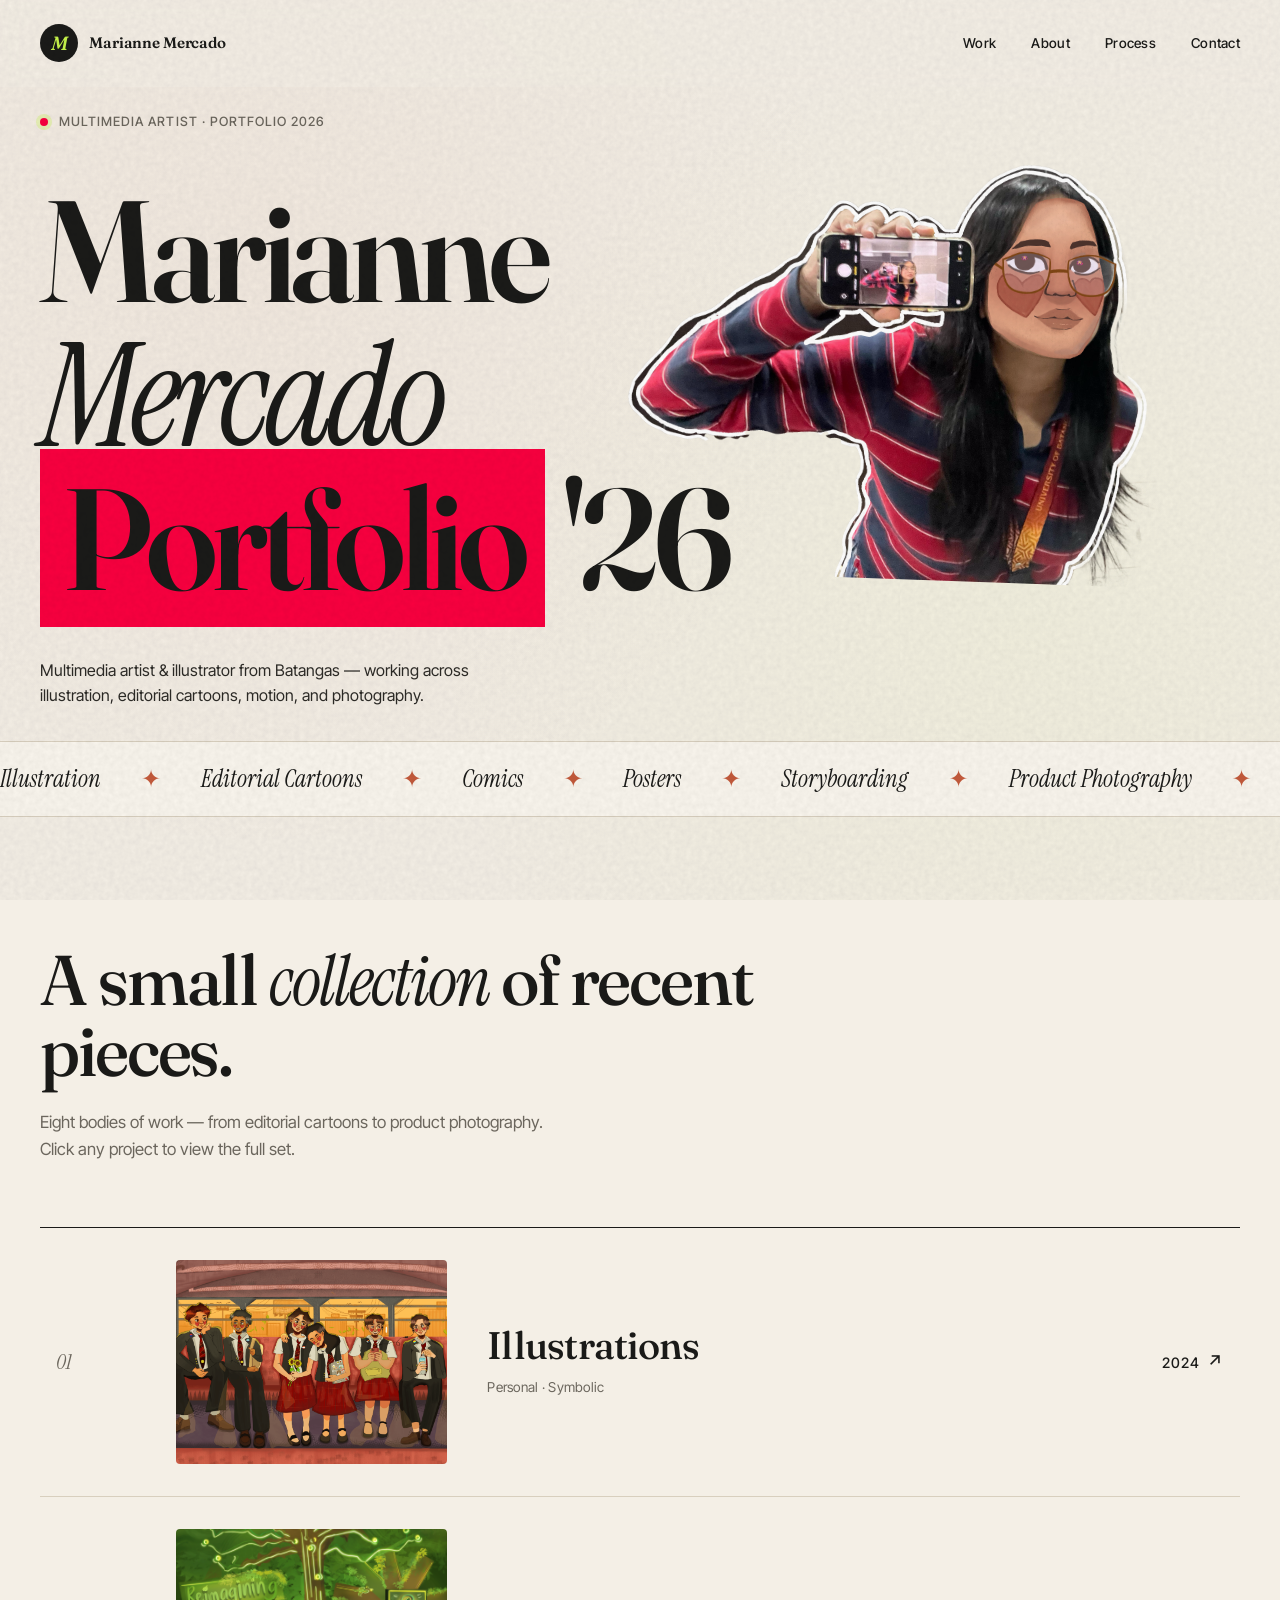
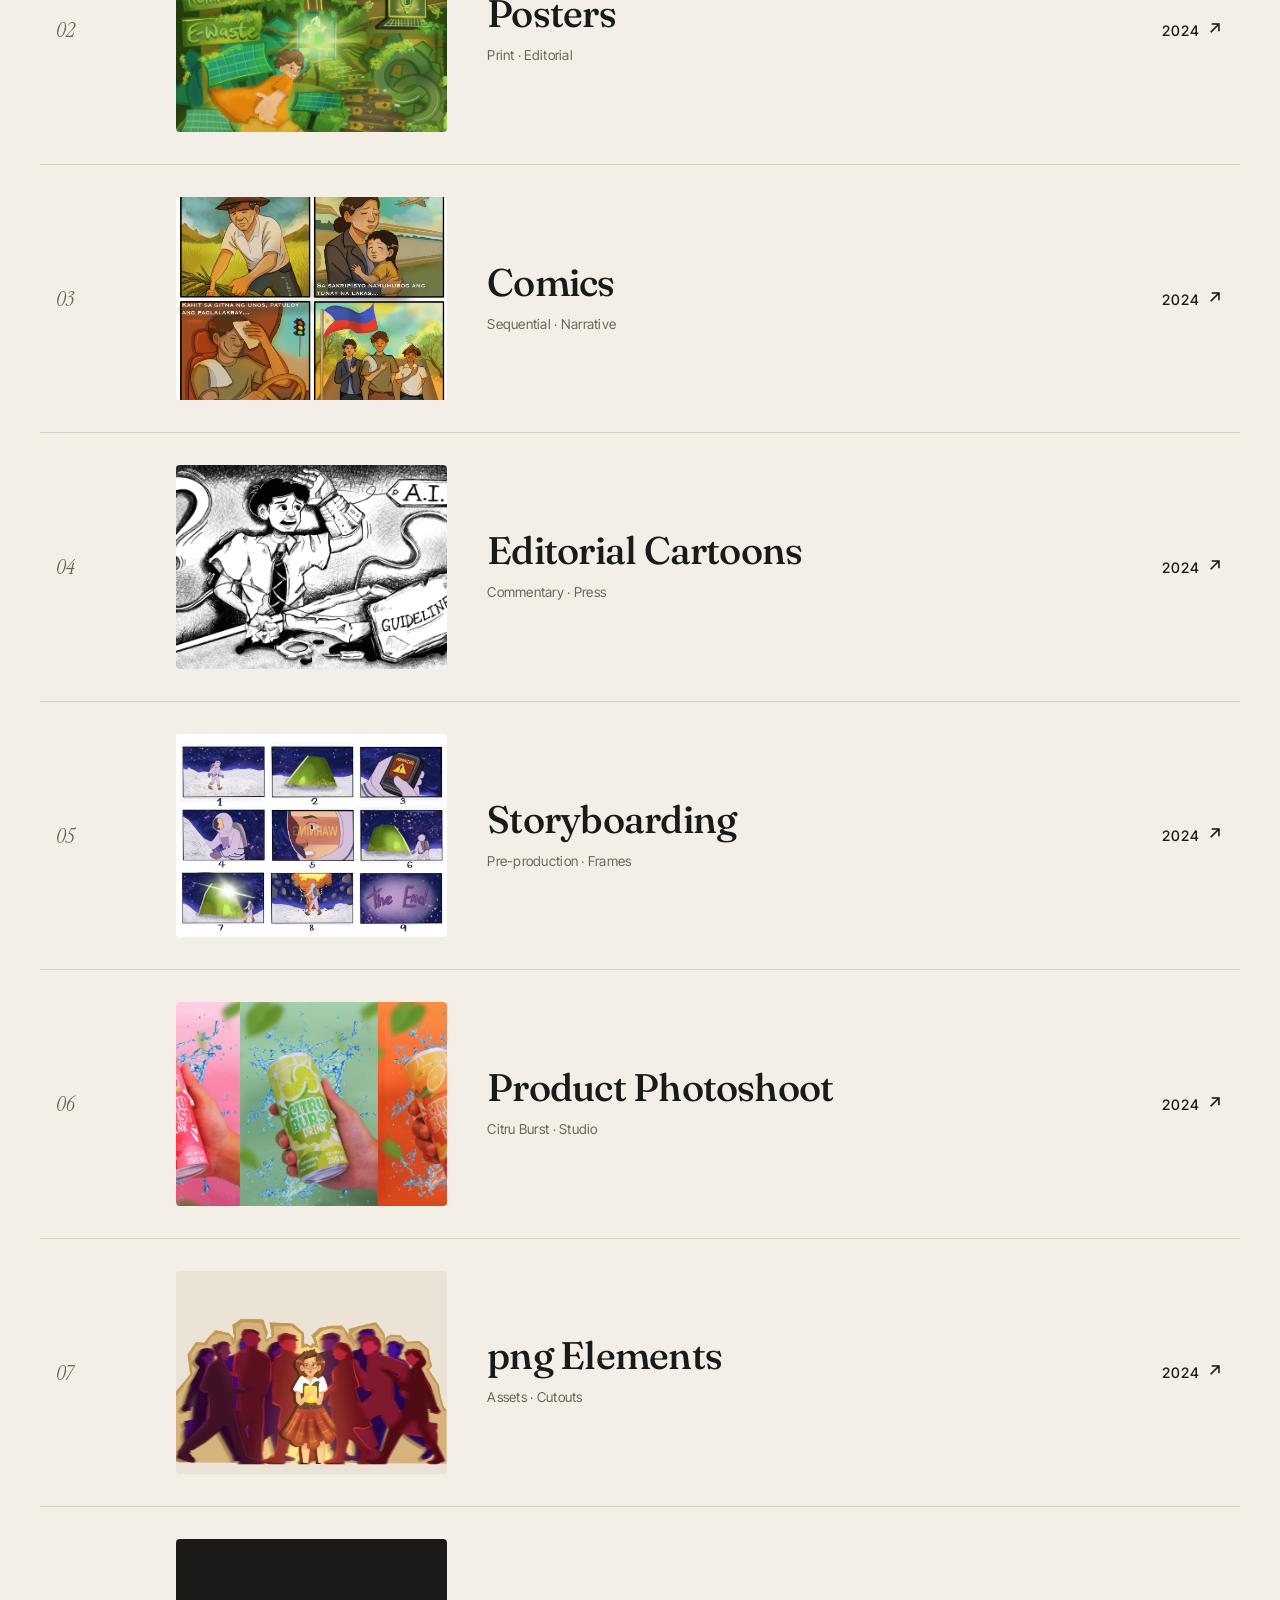
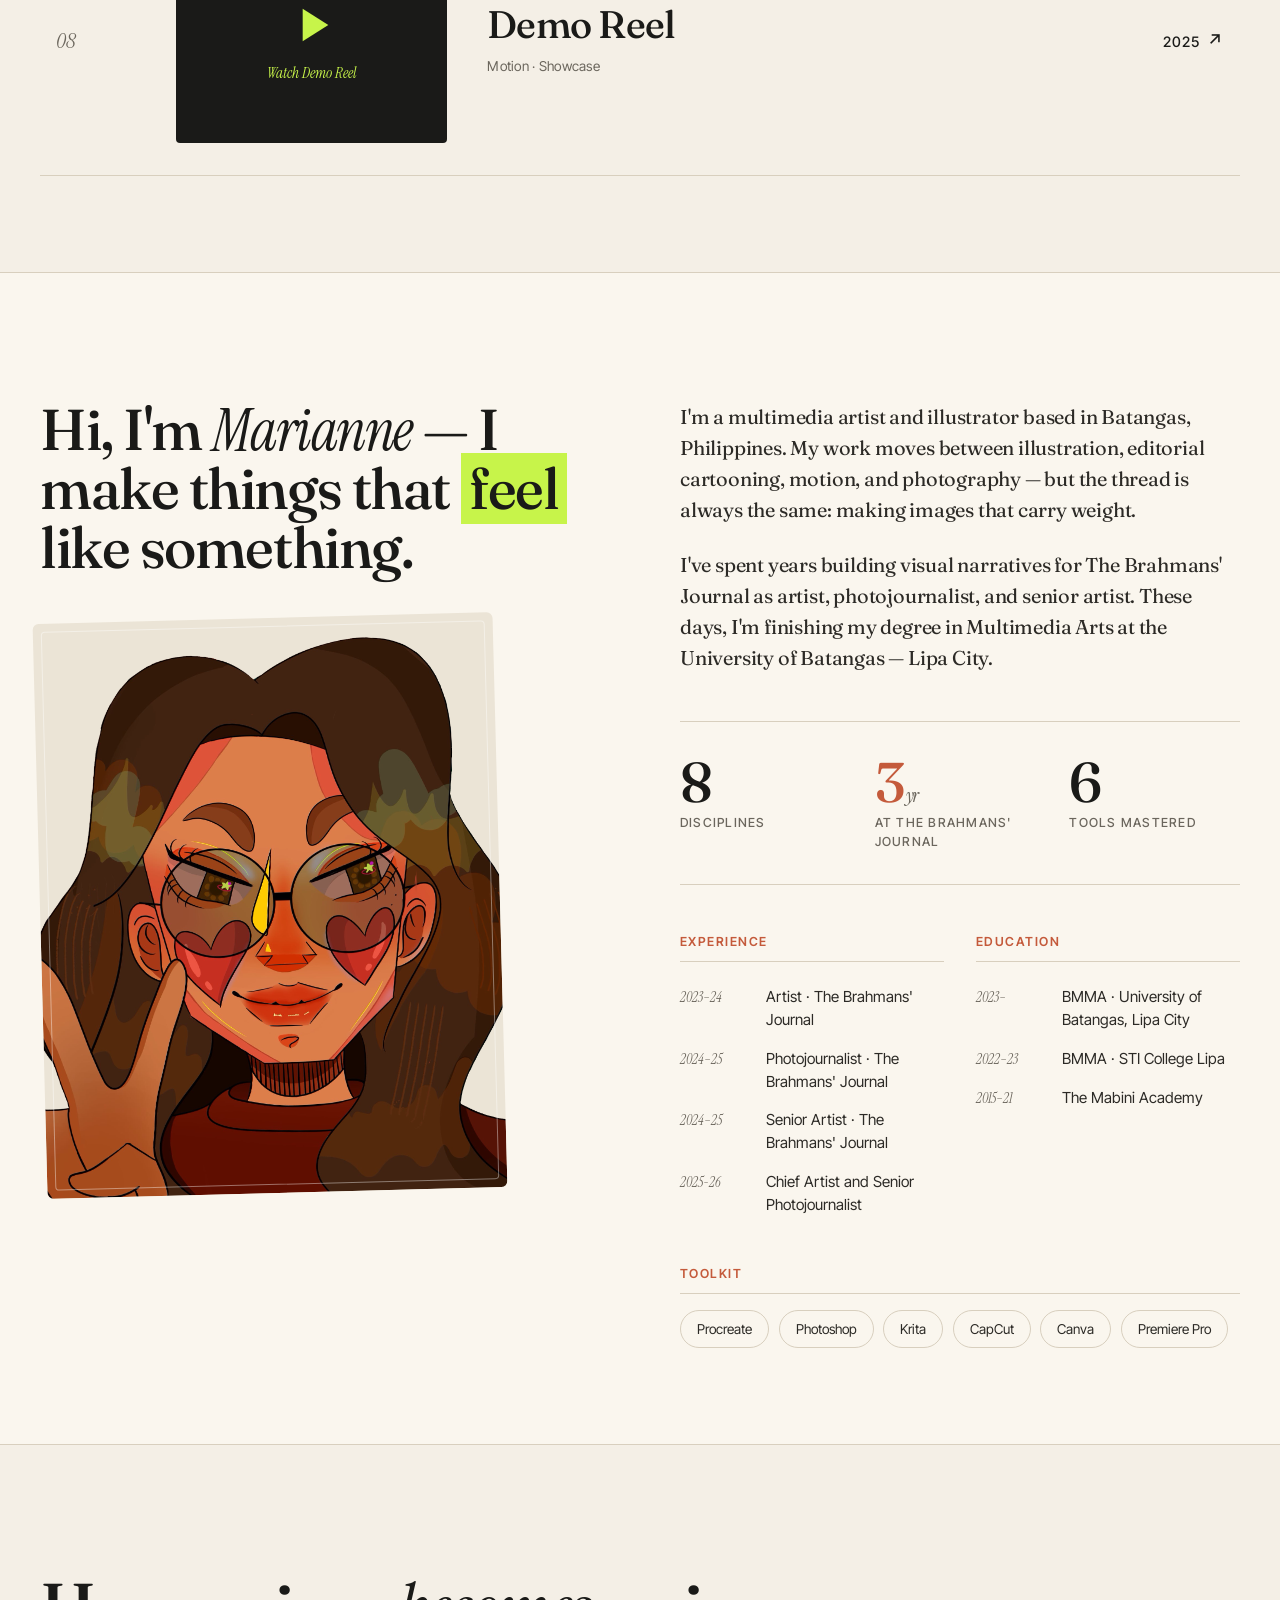
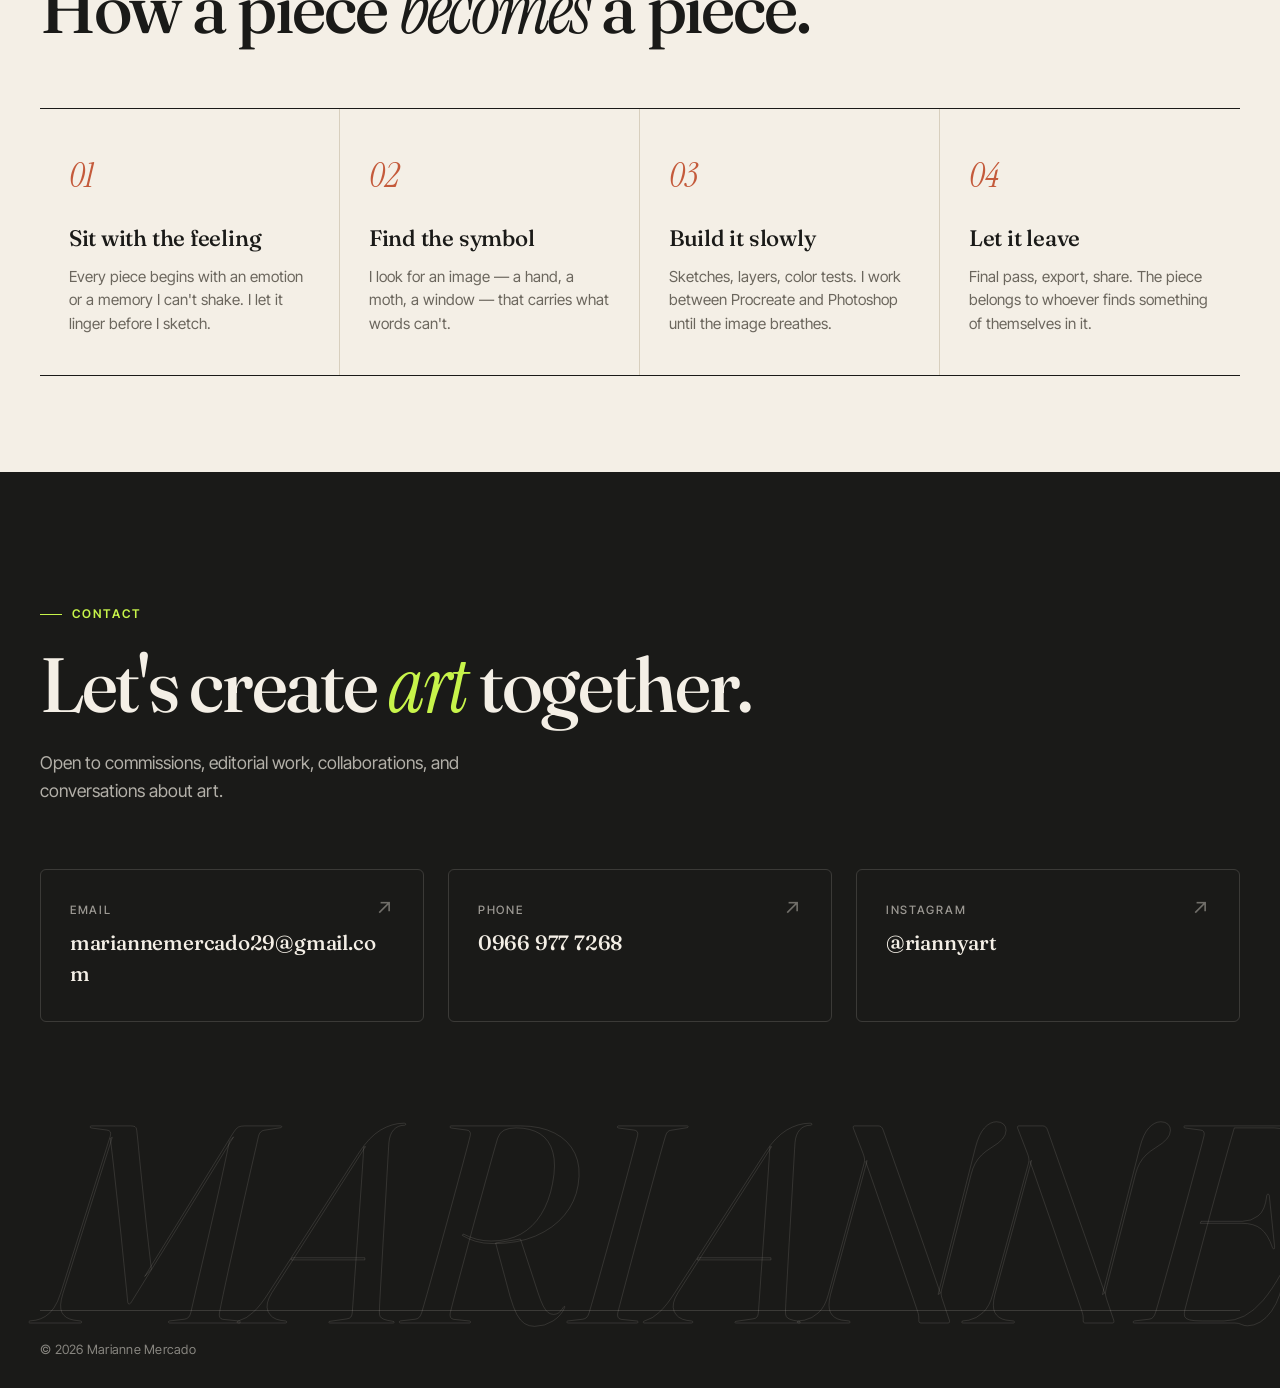
<file: index.html>
<!DOCTYPE html>
<html lang="en">
<head>
    <meta charset="UTF-8">
    <meta name="viewport" content="width=device-width, initial-scale=1.0">
    <title>Marianne Mercado — Portfolio 2026</title>
    <link rel="stylesheet" href="styles.css">
    <link rel="preconnect" href="https://fonts.googleapis.com">
    <link rel="preconnect" href="https://fonts.gstatic.com" crossorigin>
    <link href="https://fonts.googleapis.com/css2?family=Fraunces:ital,opsz,wght@0,9..144,300;0,9..144,400;0,9..144,600;0,9..144,800;0,9..144,900;1,9..144,400&family=Instrument+Serif:ital@0;1&family=Inter+Tight:wght@300;400;500;600;700&display=swap" rel="stylesheet">
</head>
<body>

    <!-- ======= NAVBAR ======= -->
    <header class="navbar">
        <a href="#top" class="brand">
            <span class="brand-mark">M</span>
            <span class="brand-name">Marianne Mercado</span>
        </a>
        <nav class="nav-links">
            <a href="#work">Work</a>
            <a href="#about">About</a>
            <a href="#process">Process</a>
            <a href="#contact">Contact</a>
        </nav>
    </header>

   <!-- ======= HERO ======= -->
   <section id="top" class="hero">
    <div class="hero-grid">
        <div class="hero-meta">
            <span class="dot"></span>
            <span>Multimedia Artist · Portfolio 2026</span>
        </div>

            <h1 class="hero-title">
                <span class="line">Marianne</span>
                <span class="line"><em>Mercado</em></span>
                <span class="line"><span class="accent">Portfolio</span> '26</span>
            </h1>

            <div class="hero-portrait">
                <img src="potrait.png" alt="Marianne Mercado">
            </div>
        </div>

        <div class="hero-foot">
            <p class="hero-sub">
                Multimedia artist &amp; illustrator from Batangas — working across illustration, editorial cartoons, motion, and photography.
            </p>
            <!-- <a href="#work" class="hero-cta">
                <span>View Selected Work</span>
                <svg width="18" height="18" viewBox="0 0 24 24" fill="none" stroke="currentColor" stroke-width="2"><path d="M5 12h14M13 5l7 7-7 7"/></svg>
            </a> -->
        </div>

        <div class="ghost-type" aria-hidden="true">MM</div>
    </div>

    <div class="ticker">
        <div class="ticker-track">
            <span>Illustration</span><span>✦</span>
            <span>Editorial Cartoons</span><span>✦</span>
            <span>Comics</span><span>✦</span>
            <span>Posters</span><span>✦</span>
            <span>Storyboarding</span><span>✦</span>
            <span>Product Photography</span><span>✦</span>
            <span>Motion</span><span>✦</span>
            <span>Illustration</span><span>✦</span>
            <span>Editorial Cartoons</span><span>✦</span>
            <span>Comics</span><span>✦</span>
            <span>Posters</span><span>✦</span>
            <span>Storyboarding</span><span>✦</span>
            <span>Product Photography</span><span>✦</span>
            <span>Motion</span><span>✦</span>
        </div>
    </div>
</section>

    <!-- ======= SELECTED WORK ======= -->
    <section id="work" class="work">
        <div class="section-head">
            <h2 class="section-title">A small <em>collection</em> of recent pieces.</h2>
            <p class="section-note">Eight bodies of work — from editorial cartoons to product photography. Click any project to view the full set.</p>
        </div>

        <div class="projects">

            <!-- 01 ILLUSTRATIONS -->
            <a href="illustrations.html" class="project">
                <div class="proj-num">01</div>
                <div class="proj-media">
                    <img src="Illus1.PNG" alt="Illustrations">
                </div>
                <div class="proj-info">
                    <h3>Illustrations</h3>
                    <span class="proj-tag">Personal · Symbolic</span>
                </div>
                <div class="proj-year">2024</div>
            </a>

            <!-- 02 POSTERS -->
            <a href="posters.html" class="project">
                <div class="proj-num">02</div>
                <div class="proj-media">
                    <img src="Poster1.png" alt="Posters">
                </div>
                <div class="proj-info">
                    <h3>Posters</h3>
                    <span class="proj-tag">Print · Editorial</span>
                </div>
                <div class="proj-year">2024</div>
            </a>

            <!-- 03 COMICS -->
            <a href="comics.html" class="project">
                <div class="proj-num">03</div>
                <div class="proj-media">
                    <img src="Comic1.png" alt="Comics">
                </div>
                <div class="proj-info">
                    <h3>Comics</h3>
                    <span class="proj-tag">Sequential · Narrative</span>
                </div>
                <div class="proj-year">2024</div>
            </a>

            <!-- 04 EDITORIAL CARTOONS -->
            <a href="editorial-cartoons.html" class="project">
                <div class="proj-num">04</div>
                <div class="proj-media">
                    <img src="ec1.png" alt="Editorial Cartoons">
                </div>
                <div class="proj-info">
                    <h3>Editorial Cartoons</h3>
                    <span class="proj-tag">Commentary · Press</span>
                </div>
                <div class="proj-year">2024</div>
            </a>

            <!-- 05 STORYBOARDING -->
            <a href="storyboarding.html" class="project">
                <div class="proj-num">05</div>
                <div class="proj-media">
                    <img src="story1.png" alt="Storyboarding">
                </div>
                <div class="proj-info">
                    <h3>Storyboarding</h3>
                    <span class="proj-tag">Pre-production · Frames</span>
                </div>
                <div class="proj-year">2024</div>
            </a>

            <!-- 06 PRODUCT PHOTOSHOOT -->
            <a href="product-photoshoot.html" class="project">
                <div class="proj-num">06</div>
                <div class="proj-media">
                    <img src="Citru Birst 1.png" alt="Product Photoshoot">
                </div>
                <div class="proj-info">
                    <h3>Product Photoshoot</h3>
                    <span class="proj-tag">Citru Burst · Studio</span>
                </div>
                <div class="proj-year">2024</div>
            </a>

            <!-- 07 png ELEMENTS -->
            <a href="png-elements.html" class="project">
                <div class="proj-num">07</div>
                <div class="proj-media">
                    <img src="png1.png" alt="png Elements">
                </div>
                <div class="proj-info">
                    <h3>png Elements</h3>
                    <span class="proj-tag">Assets · Cutouts</span>
                </div>
                <div class="proj-year">2024</div>
            </a>

            <!-- 08 DEMO REEL -->
            <a href="demo-reel.html" class="project project-reel">
                <div class="proj-num">08</div>
                <div class="proj-media reel-media">
                    <div class="reel-overlay">
                        <svg width="56" height="56" viewBox="0 0 24 24" fill="currentColor"><path d="M8 5v14l11-7z"/></svg>
                        <span>Watch Demo Reel</span>
                    </div>
                </div>
                <div class="proj-info">
                    <h3>Demo Reel</h3>
                    <span class="proj-tag">Motion · Showcase</span>
                </div>
                <div class="proj-year">2025</div>
            </a>

        </div>
    </section>

    <!-- ======= ABOUT ======= -->
    <section id="about" class="about">
        <div class="about-grid">

            <div class="about-left">
                <!-- <span class="eyebrow">About</span> -->
                <h2 class="about-title">
                    Hi, I'm <em>Marianne</em> — I make things that <span class="accent">feel</span> like something.
                </h2>
                <div class="about-portrait">
                    <img src="mm.png" alt="Marianne Mercado">
                </div>
            </div>

            <div class="about-right">
                <p class="about-body">
                    I'm a multimedia artist and illustrator based in Batangas, Philippines. My work moves between illustration, editorial cartooning, motion, and photography — but the thread is always the same: making images that carry weight.
                </p>
                <p class="about-body">
                    I've spent years building visual narratives for The Brahmans' Journal as artist, photojournalist, and senior artist. These days, I'm finishing my degree in Multimedia Arts at the University of Batangas — Lipa City.
                </p>

                <div class="stats">
                    <div class="stat">
                        <div class="stat-num">8</div>
                        <div class="stat-lbl">Disciplines</div>
                    </div>
                    <div class="stat">
                        <div class="stat-num accent">3<span>yr</span></div>
                        <div class="stat-lbl">At The Brahmans' Journal</div>
                    </div>
                    <div class="stat">
                        <div class="stat-num">6</div>
                        <div class="stat-lbl">Tools mastered</div>
                    </div>
                </div>

                <div class="info-blocks">
                    <div class="info-block">
                        <h4>Experience</h4>
                        <ul>
                            <li><span>2023–24</span> Artist · The Brahmans' Journal</li>
                            <li><span>2024–25</span> Photojournalist · The Brahmans' Journal</li>
                            <li><span>2024–25</span> Senior Artist · The Brahmans' Journal</li>
                            <li><span>2025-26</span> Chief Artist and Senior Photojournalist</li>
                        </ul>
                    </div>

                    <div class="info-block">
                        <h4>Education</h4>
                        <ul>
                            <li><span>2023–</span> BMMA · University of Batangas, Lipa City</li>
                            <li><span>2022–23</span> BMMA · STI College Lipa</li>
                            <li><span>2015–21</span> The Mabini Academy</li>
                        </ul>
                    </div>

                    <div class="info-block info-block-wide">
                        <h4>Toolkit</h4>
                        <div class="tools">
                            <span>Procreate</span>
                            <span>Photoshop</span>
                            <span>Krita</span>
                            <span>CapCut</span>
                            <span>Canva</span>
                            <span>Premiere Pro</span>
                        </div>
                    </div>
                </div>
            </div>

        </div>
    </section>

    <!-- ======= PROCESS ======= -->
    <section id="process" class="process">
        <div class="section-head">
            <!-- <span class="eyebrow">Process</span> -->
            <h2 class="section-title">How a piece <em>becomes</em> a piece.</h2>
        </div>

        <div class="process-steps">
            <div class="step">
                <div class="step-num">01</div>
                <h4>Sit with the feeling</h4>
                <p>Every piece begins with an emotion or a memory I can't shake. I let it linger before I sketch.</p>
            </div>
            <div class="step">
                <div class="step-num">02</div>
                <h4>Find the symbol</h4>
                <p>I look for an image — a hand, a moth, a window — that carries what words can't.</p>
            </div>
            <div class="step">
                <div class="step-num">03</div>
                <h4>Build it slowly</h4>
                <p>Sketches, layers, color tests. I work between Procreate and Photoshop until the image breathes.</p>
            </div>
            <div class="step">
                <div class="step-num">04</div>
                <h4>Let it leave</h4>
                <p>Final pass, export, share. The piece belongs to whoever finds something of themselves in it.</p>
            </div>
        </div>
    </section>

    <!-- ======= CONTACT ======= -->
    <section id="contact" class="contact">
        <div class="contact-inner">
            <span class="eyebrow">Contact</span>
            <h2 class="contact-title">
                Let's create <em>art</em> together.
            </h2>
            <p class="contact-sub">
                Open to commissions, editorial work, collaborations, and conversations about art.
            </p>

            <div class="contact-grid">
                <a href="mailto:mariannemercado29@gmail.com" class="contact-card">
                    <span class="card-lbl">Email</span>
                    <span class="card-val">mariannemercado29@gmail.com</span>
                    <span class="card-arrow">↗</span>
                </a>
                <a href="tel:09669777268" class="contact-card">
                    <span class="card-lbl">Phone</span>
                    <span class="card-val">0966 977 7268</span>
                    <span class="card-arrow">↗</span>
                </a>
                <a href="https://instagram.com/riannyart" class="contact-card">
                    <span class="card-lbl">Instagram</span>
                    <span class="card-val">@riannyart</span>
                    <span class="card-arrow">↗</span>
                </a>
            </div>
        </div>

        <div class="big-name" aria-hidden="true">MARIANNE</div>

        <footer class="footer">
            <span>© 2026 Marianne Mercado</span>
            <!-- <span>Made with care in UBLC, PH</span> -->
        </footer>
    </section>

</body>
</html>
</file>
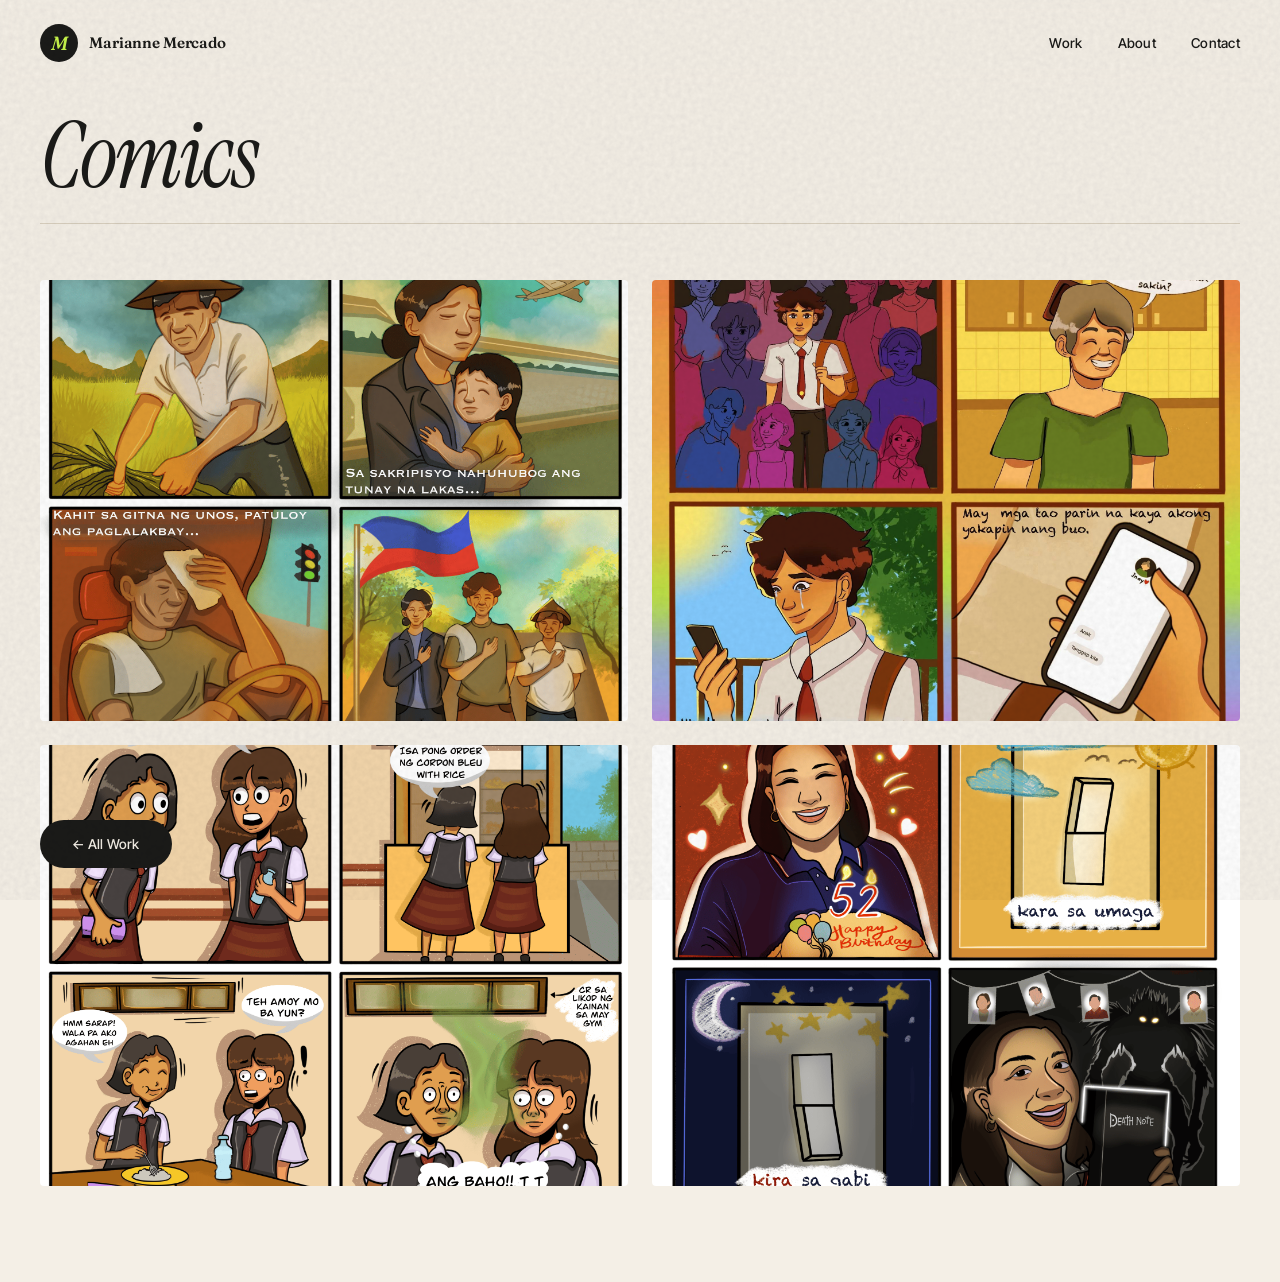
<file: comics.html>
<!DOCTYPE html>
<html lang="en">
<head>
    <meta charset="UTF-8">
    <meta name="viewport" content="width=device-width, initial-scale=1.0">
    <title>Comics — Marianne Mercado</title>
    <link rel="stylesheet" href="styles.css">
    <link rel="preconnect" href="https://fonts.googleapis.com">
    <link rel="preconnect" href="https://fonts.gstatic.com" crossorigin>
    <link href="https://fonts.googleapis.com/css2?family=Fraunces:ital,opsz,wght@0,9..144,400;0,9..144,500;0,9..144,600;1,9..144,400&family=Instrument+Serif:ital@0;1&family=Inter+Tight:wght@400;500;600&display=swap" rel="stylesheet">
</head>
<body class="gallery-page">
    <header class="navbar">
        <a href="index.html" class="brand">
            <span class="brand-mark">M</span>
            <span class="brand-name">Marianne Mercado</span>
        </a>
        <nav class="nav-links">
            <a href="index.html#work">Work</a>
            <a href="index.html#about">About</a>
            <a href="index.html#contact">Contact</a>
        </nav>
    </header>

    <main class="gallery-container">
        <h1 class="page-title"><em>Comics</em></h1>

        <div class="comics-grid">
            <img class="img-placeholder comic-panel" src="Comic1.png" alt="Comic 1">
            <img class="img-placeholder comic-panel" src="Comic2.jpg" alt="Comic 2">
            <img class="img-placeholder comic-panel" src="Comic3.png" alt="Comic 3">
            <img class="img-placeholder comic-panel" src="Comic4.png" alt="Comic 4">
        </div>

        <a href="index.html#work" class="back-btn">← All Work</a>
    </main>
</body>
</html>
</file>
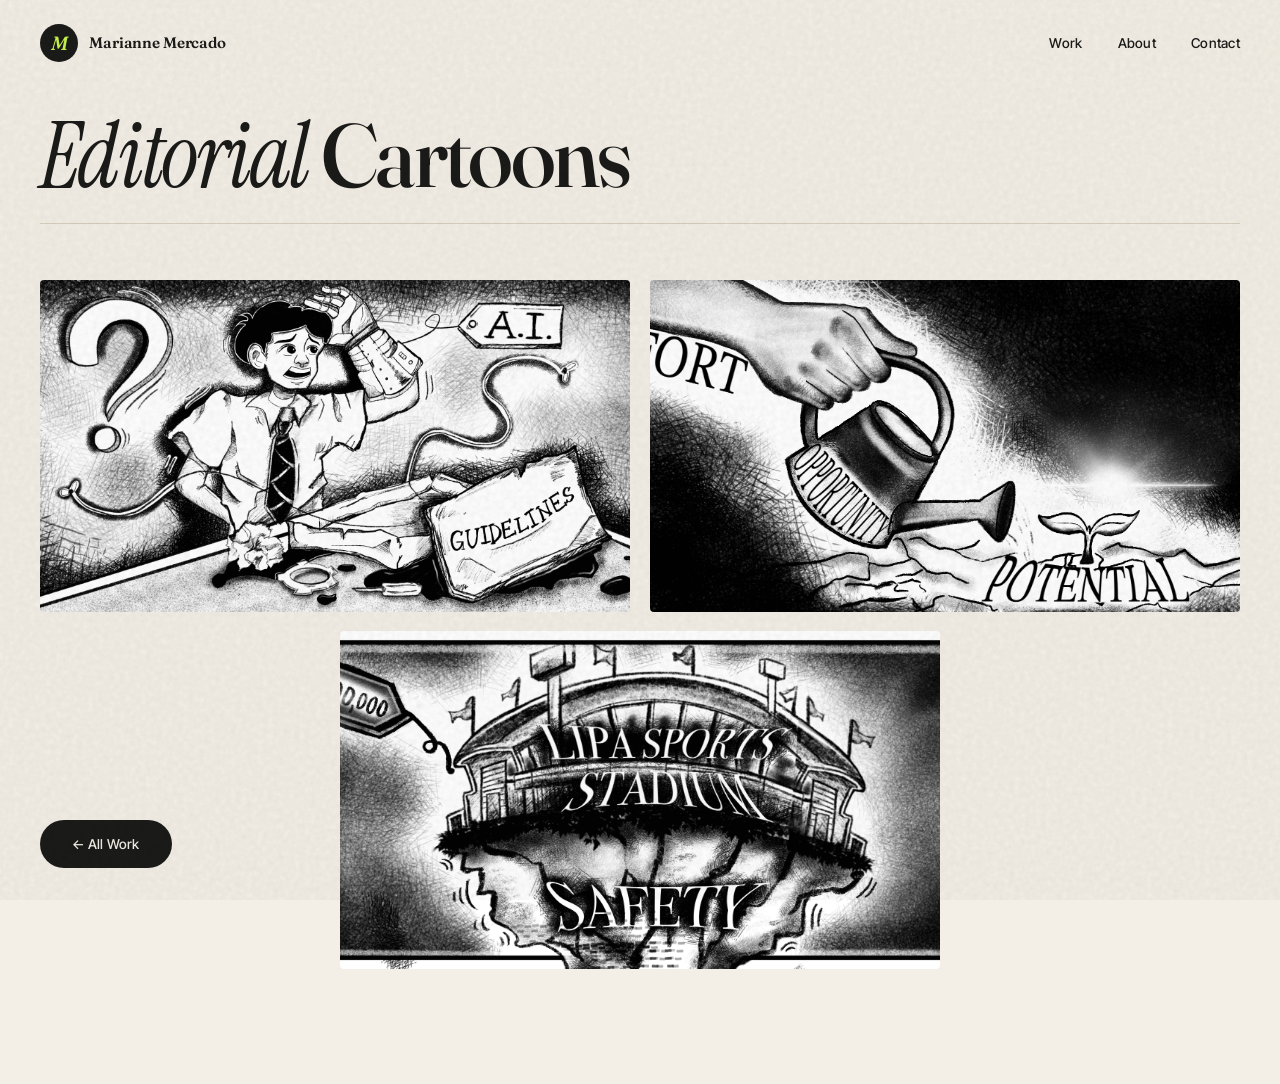
<file: editorial-cartoons.html>
<!DOCTYPE html>
<html lang="en">
<head>
    <meta charset="UTF-8">
    <meta name="viewport" content="width=device-width, initial-scale=1.0">
    <title>Editorial Cartoons — Marianne Mercado</title>
    <link rel="stylesheet" href="styles.css">
    <link rel="preconnect" href="https://fonts.googleapis.com">
    <link rel="preconnect" href="https://fonts.gstatic.com" crossorigin>
    <link href="https://fonts.googleapis.com/css2?family=Fraunces:ital,opsz,wght@0,9..144,400;0,9..144,500;0,9..144,600;1,9..144,400&family=Instrument+Serif:ital@0;1&family=Inter+Tight:wght@400;500;600&display=swap" rel="stylesheet">
</head>
<body class="gallery-page">
    <header class="navbar">
        <a href="index.html" class="brand">
            <span class="brand-mark">M</span>
            <span class="brand-name">Marianne Mercado</span>
        </a>
        <nav class="nav-links">
            <a href="index.html#work">Work</a>
            <a href="index.html#about">About</a>
            <a href="index.html#contact">Contact</a>
        </nav>
    </header>

    <main class="gallery-container">
        <h1 class="page-title"><em>Editorial</em> Cartoons</h1>

        <div class="gallery-row editorial-top-row">
            <img class="img-placeholder editorial-wide" src="ec1.png" alt="Editorial 1">
            <img class="img-placeholder editorial-wide" src="ec2.png" alt="Editorial 2">
        </div>

        <div class="gallery-row editorial-bottom-row">
            <img class="img-placeholder editorial-wide" src="ec3.png" alt="Editorial 3">
        </div>

        <a href="index.html#work" class="back-btn">← All Work</a>
    </main>
</body>
</html>
</file>
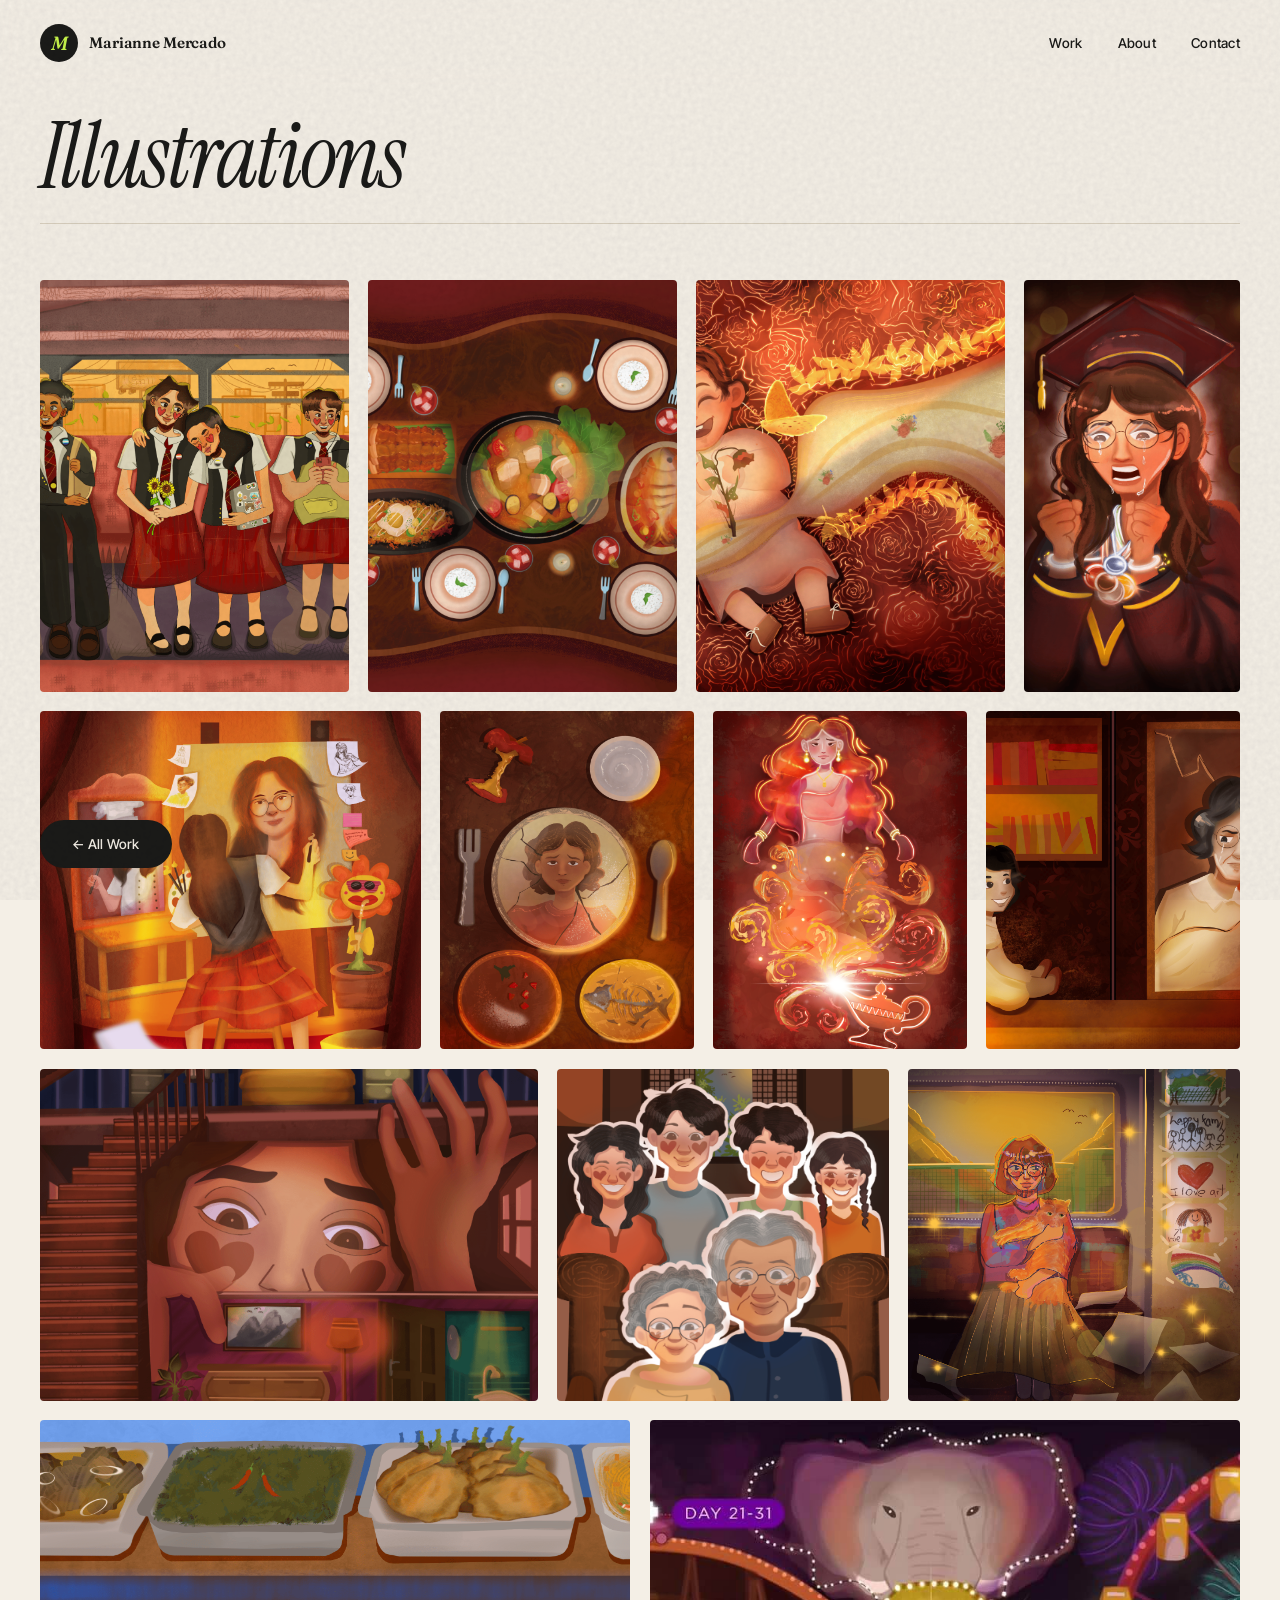
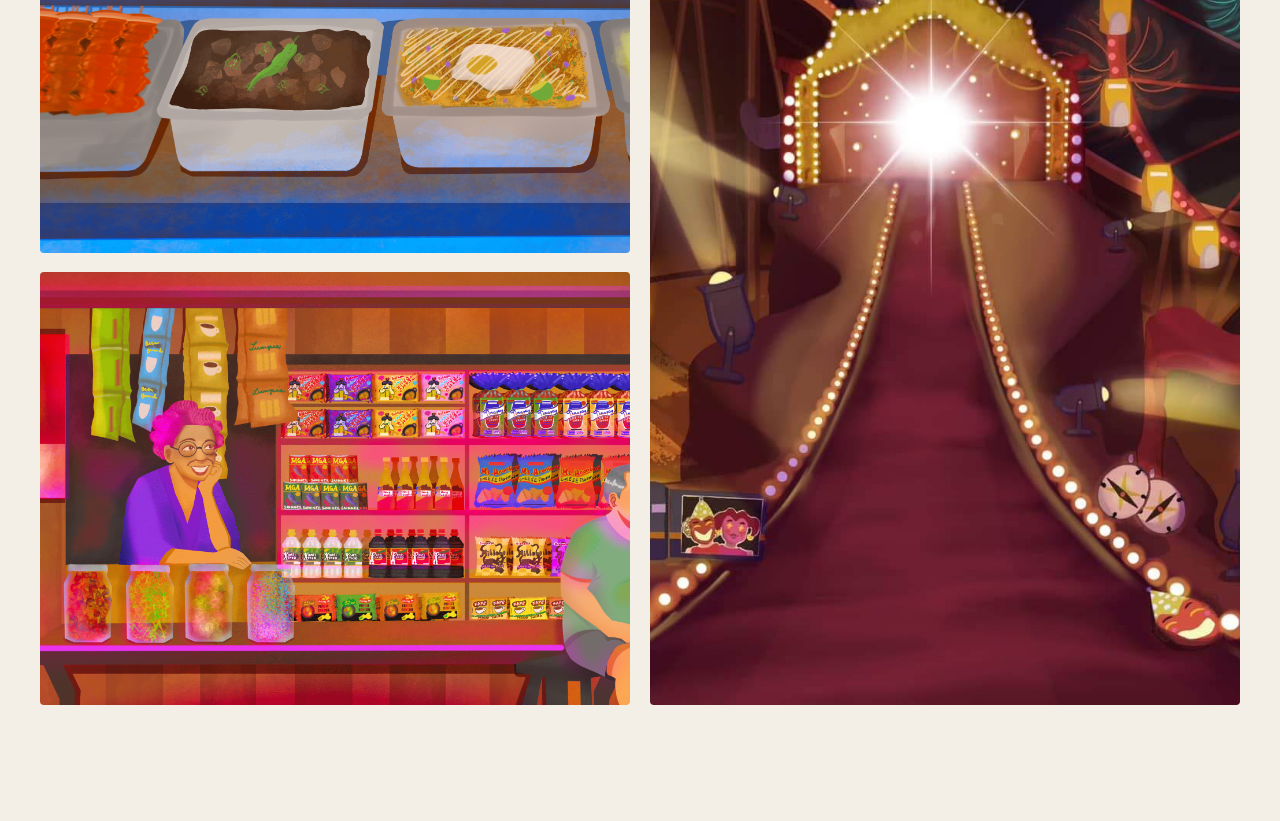
<file: illustrations.html>
<!DOCTYPE html>
<html lang="en">
<head>
    <meta charset="UTF-8">
    <meta name="viewport" content="width=device-width, initial-scale=1.0">
    <title>Illustrations — Marianne Mercado</title>
    <link rel="stylesheet" href="styles.css">
    <link rel="preconnect" href="https://fonts.googleapis.com">
    <link rel="preconnect" href="https://fonts.gstatic.com" crossorigin>
    <link href="https://fonts.googleapis.com/css2?family=Fraunces:ital,opsz,wght@0,9..144,400;0,9..144,500;0,9..144,600;1,9..144,400&family=Instrument+Serif:ital@0;1&family=Inter+Tight:wght@400;500;600&display=swap" rel="stylesheet">
</head>
<body class="gallery-page">
    <header class="navbar">
        <a href="index.html" class="brand">
            <span class="brand-mark">M</span>
            <span class="brand-name">Marianne Mercado</span>
        </a>
        <nav class="nav-links">
            <a href="index.html#work">Work</a>
            <a href="index.html#about">About</a>
            <a href="index.html#contact">Contact</a>
        </nav>
    </header>

    <main class="gallery-container">
        <h1 class="page-title"><em>Illustrations</em></h1>

        <div class="gallery-row row-mixed-1">
            <img class="img-placeholder landscape-md" src="Illus1.PNG" alt="Illustration 1">
            <img class="img-placeholder landscape-md" src="Illus2.png" alt="Illustration 2">
            <img class="img-placeholder portrait-md" src="Illus3.png" alt="Illustration 3">
            <img class="img-placeholder portrait-sm" src="Illus4.PNG" alt="Illustration 4">
        </div>

        <div class="gallery-row row-mixed-2">
            <img class="img-placeholder landscape-lg" src="Illus5.png" alt="Illustration 5">
            <img class="img-placeholder portrait-md" src="Illus6.png" alt="Illustration 6">
            <img class="img-placeholder portrait-md" src="Illus7.png" alt="Illustration 7">
            <img class="img-placeholder portrait-md" src="Illus8.png" alt="Illustration 8">
        </div>

        <div class="gallery-row row-mixed-3">
            <img class="img-placeholder landscape-lg" src="Illus9.PNG" alt="Illustration 9">
            <img class="img-placeholder square-md" src="Illus10.PNG" alt="Illustration 10">
            <img class="img-placeholder square-md" src="Illus11.png" alt="Illustration 11">
        </div>

        <div class="gallery-row row-mixed-4">
            <div class="stack-col">
                <img class="img-placeholder landscape-lg" src="Illus12.png" alt="Illustration 12">
                <img class="img-placeholder landscape-lg" src="Illus13.png" alt="Illustration 13">
            </div>
            <img class="img-placeholder portrait-tall" src="Illus14.JPG" alt="Illustration 14">
        </div>

        <a href="index.html#work" class="back-btn">← All Work</a>
    </main>
</body>
</html>
</file>
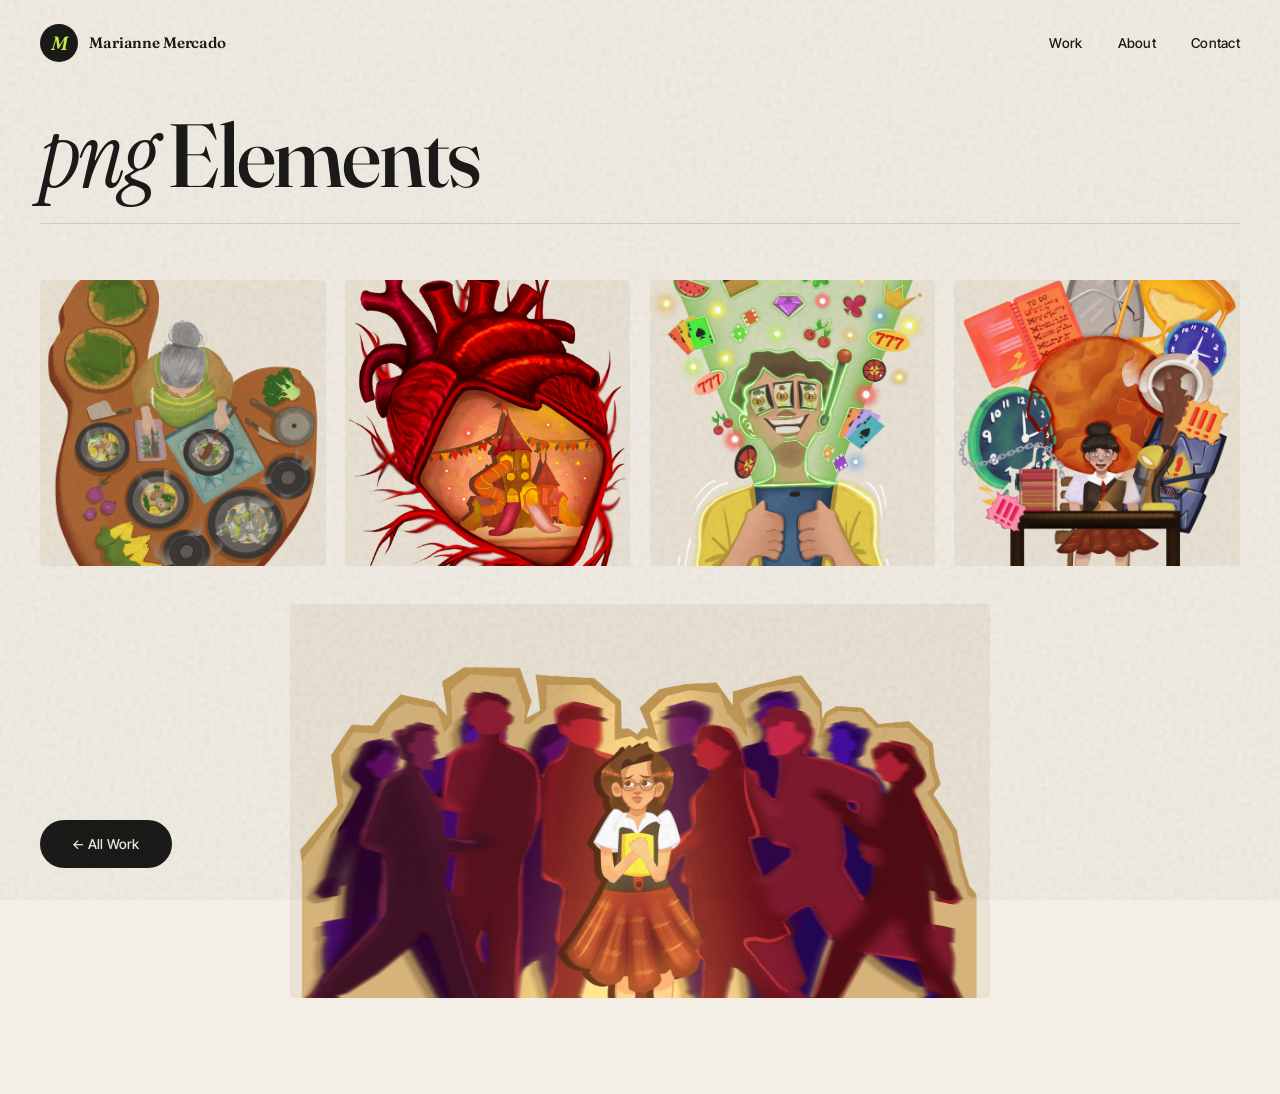
<file: png-elements.html>
<!DOCTYPE html>
<html lang="en">
<head>
    <meta charset="UTF-8">
    <meta name="viewport" content="width=device-width, initial-scale=1.0">
    <title>png Elements — Marianne Mercado</title>
    <link rel="stylesheet" href="styles.css">
    <link rel="preconnect" href="https://fonts.googleapis.com">
    <link rel="preconnect" href="https://fonts.gstatic.com" crossorigin>
    <link href="https://fonts.googleapis.com/css2?family=Fraunces:ital,opsz,wght@0,9..144,400;0,9..144,500;0,9..144,600;1,9..144,400&family=Instrument+Serif:ital@0;1&family=Inter+Tight:wght@400;500;600&display=swap" rel="stylesheet">
</head>
<body class="gallery-page png-page">
    <header class="navbar">
        <a href="index.html" class="brand">
            <span class="brand-mark">M</span>
            <span class="brand-name">Marianne Mercado</span>
        </a>
        <nav class="nav-links">
            <a href="index.html#work">Work</a>
            <a href="index.html#about">About</a>
            <a href="index.html#contact">Contact</a>
        </nav>
    </header>

    <main class="gallery-container">
        <h1 class="page-title"><em>png</em> Elements</h1>

        <div class="gallery-row png-top-row">
            <img class="img-placeholder png-cutout" src="png5.png" alt="png 1">
            <img class="img-placeholder png-cutout" src="png2.png" alt="png 2">
            <img class="img-placeholder png-cutout" src="png3.png" alt="png 3">
            <img class="img-placeholder png-cutout" src="png4.png" alt="png 4">
        </div>

        <div class="png-bottom-row">
            <img class="img-placeholder png-cutout-wide" src="png1.png" alt="png Wide">
        </div>

        <a href="index.html#work" class="back-btn">← All Work</a>
    </main>
</body>
</html>
</file>
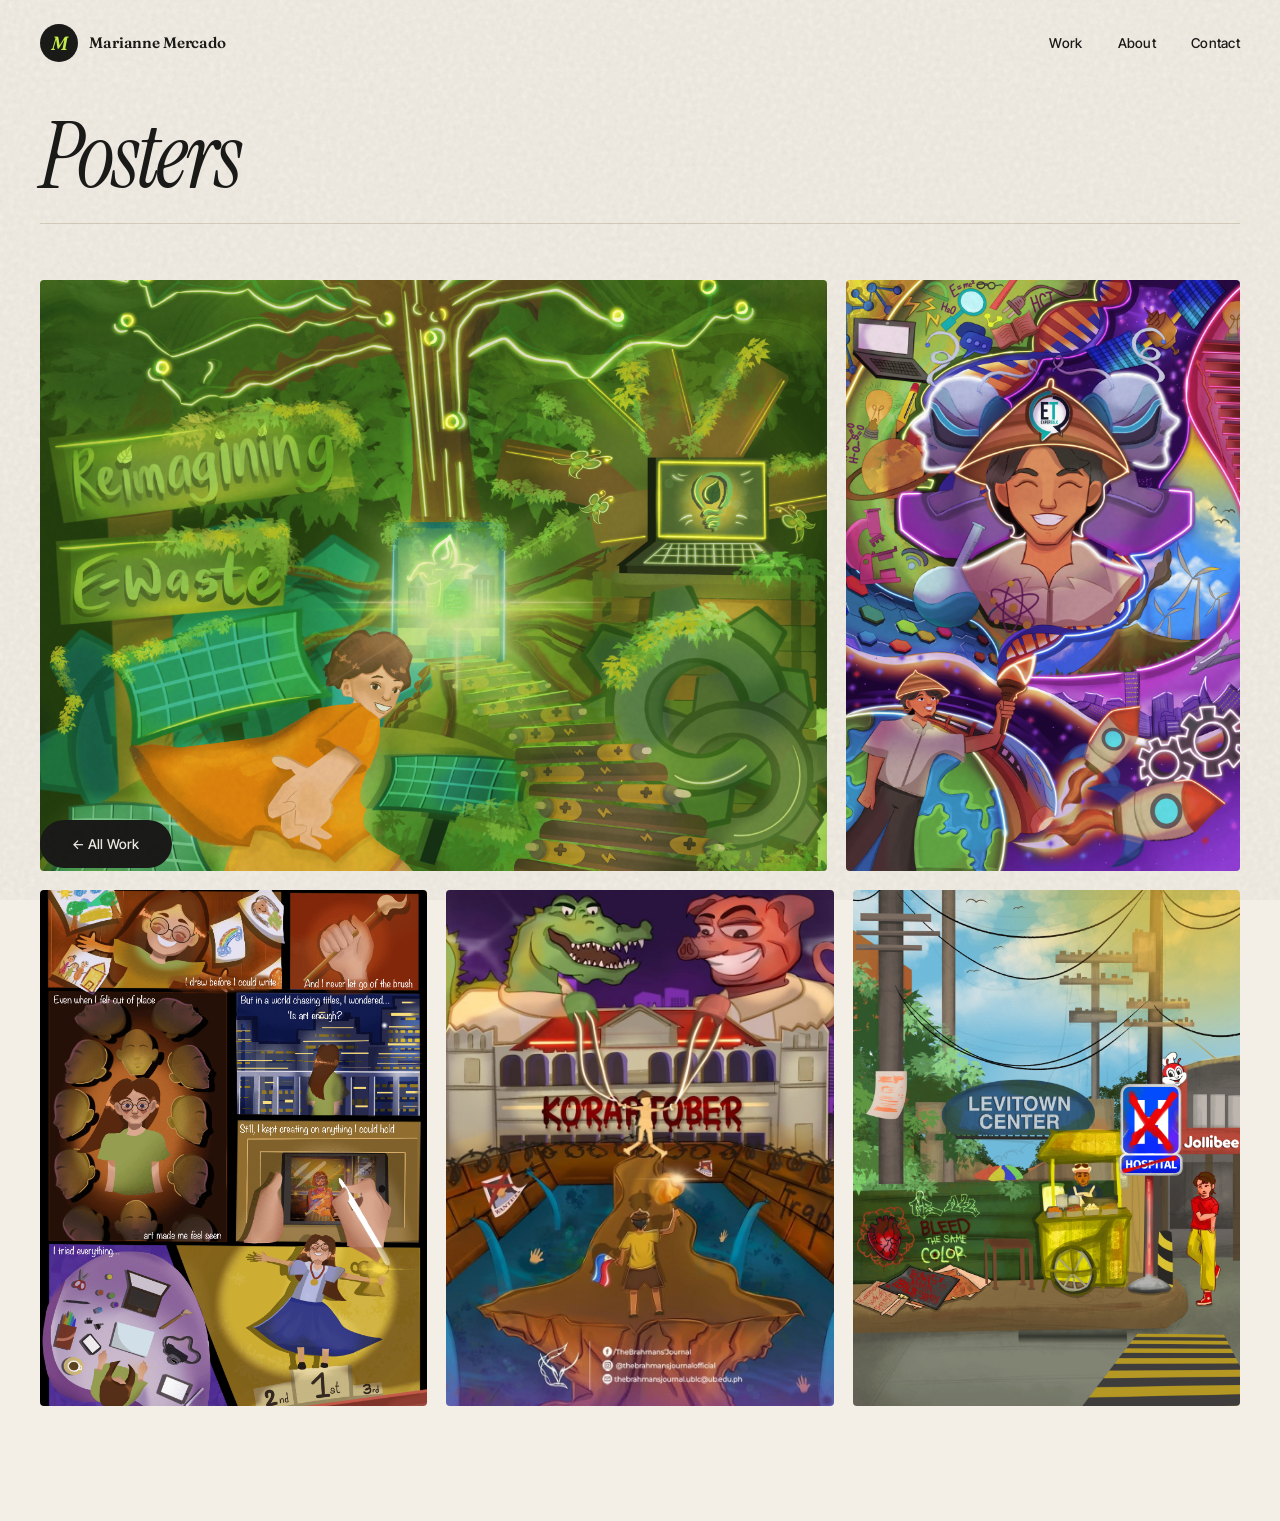
<file: posters.html>
<!DOCTYPE html>
<html lang="en">
<head>
    <meta charset="UTF-8">
    <meta name="viewport" content="width=device-width, initial-scale=1.0">
    <title>Posters — Marianne Mercado</title>
    <link rel="stylesheet" href="styles.css">
    <link rel="preconnect" href="https://fonts.googleapis.com">
    <link rel="preconnect" href="https://fonts.gstatic.com" crossorigin>
    <link href="https://fonts.googleapis.com/css2?family=Fraunces:ital,opsz,wght@0,9..144,400;0,9..144,500;0,9..144,600;1,9..144,400&family=Instrument+Serif:ital@0;1&family=Inter+Tight:wght@400;500;600&display=swap" rel="stylesheet">
</head>
<body class="gallery-page">
    <header class="navbar">
        <a href="index.html" class="brand">
            <span class="brand-mark">M</span>
            <span class="brand-name">Marianne Mercado</span>
        </a>
        <nav class="nav-links">
            <a href="index.html#work">Work</a>
            <a href="index.html#about">About</a>
            <a href="index.html#contact">Contact</a>
        </nav>
    </header>

    <main class="gallery-container">
        <h1 class="page-title"><em>Posters</em></h1>

        <div class="gallery-row posters-top-row">
            <img class="img-placeholder landscape-xl" src="Poster1.png" alt="Poster 1">
            <img class="img-placeholder portrait-tall" src="Poster2.png" alt="Poster 2">
        </div>

        <div class="gallery-row posters-bottom-row">
            <img class="img-placeholder portrait-md" src="Poster3.png" alt="Poster 3">
            <img class="img-placeholder portrait-md" src="Poster4.jpg" alt="Poster 4">
            <img class="img-placeholder portrait-md" src="Poster5.png" alt="Poster 5">
        </div>

        <a href="index.html#work" class="back-btn">← All Work</a>
    </main>
</body>
</html>
</file>
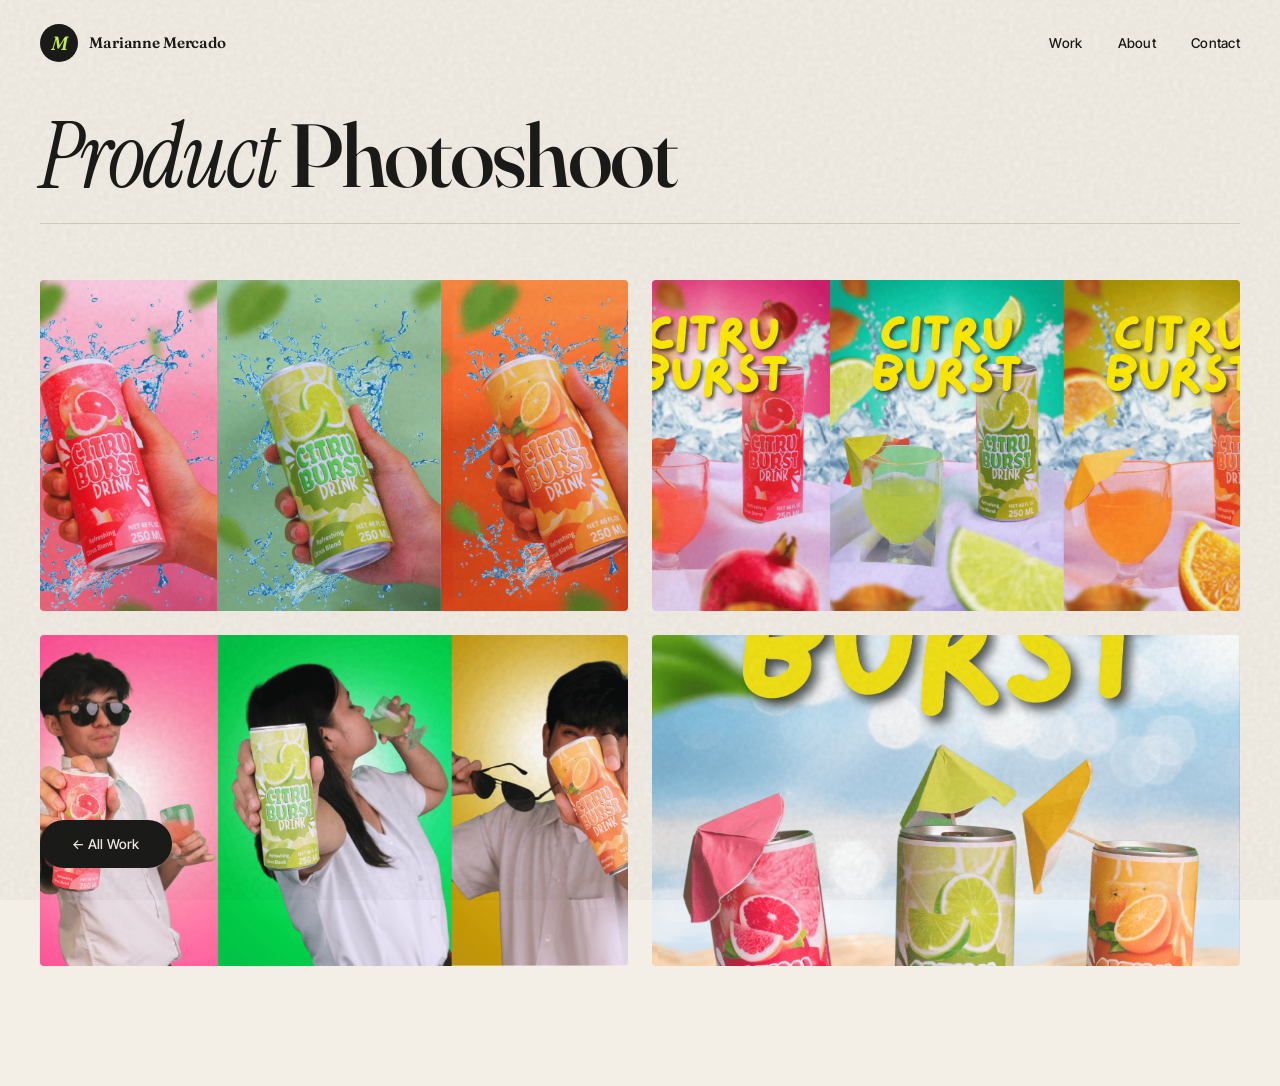
<file: product-photoshoot.html>
<!DOCTYPE html>
<html lang="en">
<head>
    <meta charset="UTF-8">
    <meta name="viewport" content="width=device-width, initial-scale=1.0">
    <title>Product Photoshoot — Marianne Mercado</title>
    <link rel="stylesheet" href="styles.css">
    <link rel="preconnect" href="https://fonts.googleapis.com">
    <link rel="preconnect" href="https://fonts.gstatic.com" crossorigin>
    <link href="https://fonts.googleapis.com/css2?family=Fraunces:ital,opsz,wght@0,9..144,400;0,9..144,500;0,9..144,600;1,9..144,400&family=Instrument+Serif:ital@0;1&family=Inter+Tight:wght@400;500;600&display=swap" rel="stylesheet">
</head>
<body class="gallery-page">
    <header class="navbar">
        <a href="index.html" class="brand">
            <span class="brand-mark">M</span>
            <span class="brand-name">Marianne Mercado</span>
        </a>
        <nav class="nav-links">
            <a href="index.html#work">Work</a>
            <a href="index.html#about">About</a>
            <a href="index.html#contact">Contact</a>
        </nav>
    </header>

    <main class="gallery-container">
        <h1 class="page-title"><em>Product</em> Photoshoot</h1>

        <div class="gallery-row product-row">
            <img class="img-placeholder product-wide" src="Citru Birst 1.png" alt="Citru Burst 1">
            <img class="img-placeholder product-wide" src="Citru Birst 2.png" alt="Citru Burst 2">
        </div>

        <div class="gallery-row product-row">
            <img class="img-placeholder product-wide" src="Citru Birst 3.png" alt="Citru Burst 3">
            <img class="img-placeholder product-wide" src="Citru Burst 4.png" alt="Citru Burst 4">
        </div>

        <a href="index.html#work" class="back-btn">← All Work</a>
    </main>
</body>
</html>
</file>
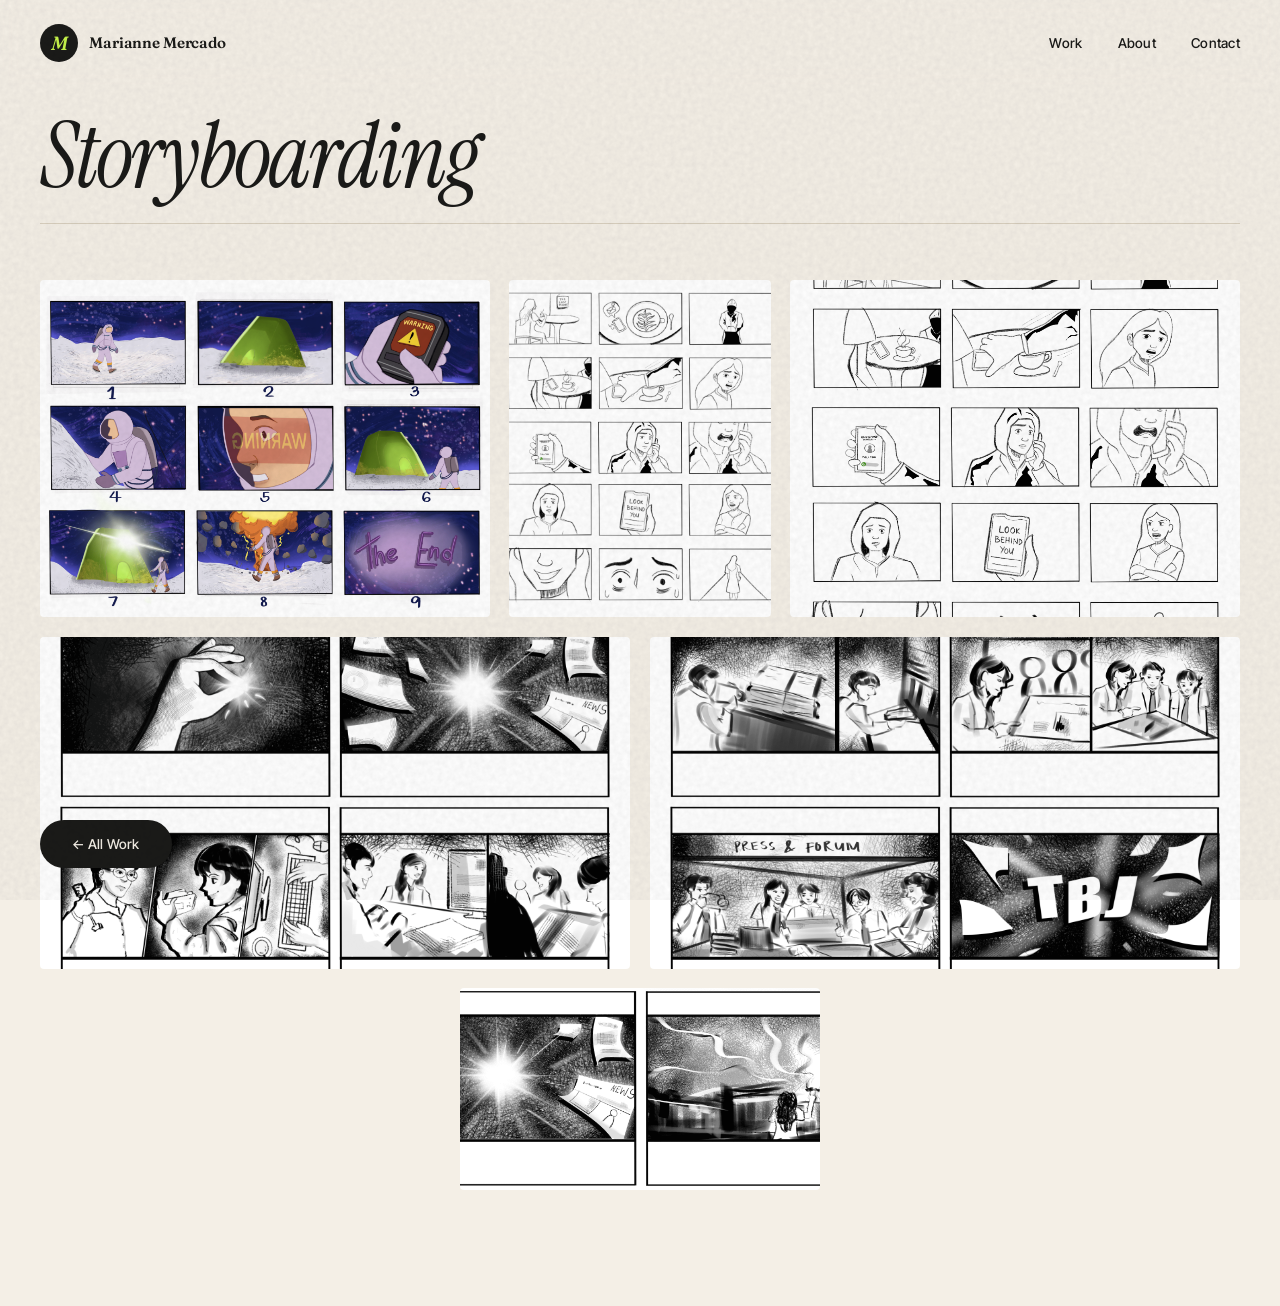
<file: storyboarding.html>
<!DOCTYPE html>
<html lang="en">
<head>
    <meta charset="UTF-8">
    <meta name="viewport" content="width=device-width, initial-scale=1.0">
    <title>Storyboarding — Marianne Mercado</title>
    <link rel="stylesheet" href="styles.css">
    <link rel="preconnect" href="https://fonts.googleapis.com">
    <link rel="preconnect" href="https://fonts.gstatic.com" crossorigin>
    <link href="https://fonts.googleapis.com/css2?family=Fraunces:ital,opsz,wght@0,9..144,400;0,9..144,500;0,9..144,600;1,9..144,400&family=Instrument+Serif:ital@0;1&family=Inter+Tight:wght@400;500;600&display=swap" rel="stylesheet">
</head>
<body class="gallery-page">
    <header class="navbar">
        <a href="index.html" class="brand">
            <span class="brand-mark">M</span>
            <span class="brand-name">Marianne Mercado</span>
        </a>
        <nav class="nav-links">
            <a href="index.html#work">Work</a>
            <a href="index.html#about">About</a>
            <a href="index.html#contact">Contact</a>
        </nav>
    </header>

    <main class="gallery-container">
        <h1 class="page-title"><em>Storyboarding</em></h1>

        <div class="gallery-row storyboard-top-row">
            <img class="img-placeholder storyboard-md" src="story1.png" alt="Storyboard 1">
            <img class="img-placeholder storyboard-sm" src="story2.png" alt="Storyboard 2">
            <img class="img-placeholder storyboard-md" src="story3.png" alt="Storyboard 3">
        </div>

        <div class="gallery-row storyboard-mid-row">
            <img class="img-placeholder storyboard-wide" src="story4.png" alt="Storyboard 4">
            <img class="img-placeholder storyboard-wide" src="story5.png" alt="Storyboard 5">
        </div>

        <div class="gallery-row storyboard-bottom-row">
            <img class="img-placeholder storyboard-small-wide" src="story6.png" alt="Storyboard 6">
        </div>

        <a href="index.html#work" class="back-btn">← All Work</a>
    </main>
</body>
</html>
</file>
<file: styles.css>
/* =========================================================
   MARIANNE MERCADO — PORTFOLIO 2026
   Artsy editorial portfolio · light cream + lime accent
   ========================================================= */

* { margin: 0; padding: 0; box-sizing: border-box; }

:root {
    /* Core palette — warm cream + ink + sharp lime */
    --cream: #f4efe6;
    --cream-deep: #ebe4d6;
    --paper: #faf6ee;
    --ink: #1a1a18;
    --ink-soft: #2c2a26;
    --muted: #6b665d;
    --line: #d8cfbe;
    --lime: #c7f44a;
    --lime-deep: #a8d62e;
    --rust: #c45a3b;

    /* Typography */
    --serif: 'Fraunces', 'Playfair Display', Georgia, serif;
    --serif-italic: 'Instrument Serif', 'Fraunces', Georgia, serif;
    --sans: 'Inter Tight', system-ui, sans-serif;
}

html { scroll-behavior: smooth; }

body {
    font-family: var(--sans);
    background: var(--cream);
    color: var(--ink);
    line-height: 1.5;
    overflow-x: hidden;
    /* Subtle paper grain */
    background-image:
        radial-gradient(circle at 20% 30%, rgba(196, 90, 59, 0.04) 0, transparent 50%),
        radial-gradient(circle at 80% 70%, rgba(199, 244, 74, 0.05) 0, transparent 50%);
    background-attachment: fixed;
}

/* Grain overlay for that "printed" texture */
body::before {
    content: '';
    position: fixed;
    inset: 0;
    pointer-events: none;
    z-index: 999;
    opacity: 0.15;
    mix-blend-mode: multiply;
    background-image: url("data:image/svg+xml,%3Csvg viewBox='0 0 200 200' xmlns='http://www.w3.org/2000/svg'%3E%3Cfilter id='n'%3E%3CfeTurbulence type='fractalNoise' baseFrequency='0.85' numOctaves='2' stitchTiles='stitch'/%3E%3CfeColorMatrix values='0 0 0 0 0.1 0 0 0 0 0.1 0 0 0 0 0.1 0 0 0 0.6 0'/%3E%3C/filter%3E%3Crect width='100%25' height='100%25' filter='url(%23n)'/%3E%3C/svg%3E");
}

img { max-width: 100%; display: block; }
a { color: inherit; text-decoration: none; }
em { font-family: var(--serif-italic); font-style: italic; font-weight: 400; }

::selection { background: var(--lime); color: var(--ink); }

/* =========================================================
   NAVBAR
   ========================================================= */

.navbar {
    position: fixed;
    top: 0; left: 0; right: 0;
    z-index: 100;
    display: flex;
    justify-content: space-between;
    align-items: center;
    padding: 1.5rem 2.5rem;
    backdrop-filter: blur(8px);
    background: rgba(244, 239, 230, 0.75);
    border-bottom: 1px solid transparent;
    transition: border-color 0.3s ease;
}

.navbar:hover { border-bottom-color: var(--line); }

.brand {
    display: flex;
    align-items: center;
    gap: 0.7rem;
    font-family: var(--serif);
    font-weight: 600;
}

.brand-mark {
    width: 38px;
    height: 38px;
    border-radius: 50%;
    background: var(--ink);
    color: var(--lime);
    display: flex;
    align-items: center;
    justify-content: center;
    font-family: var(--serif);
    font-style: italic;
    font-size: 1.2rem;
    font-weight: 600;
    transition: transform 0.4s cubic-bezier(0.34, 1.56, 0.64, 1);
}

.brand:hover .brand-mark { transform: rotate(-15deg) scale(1.05); }

.brand-name {
    font-size: 0.95rem;
    letter-spacing: -0.01em;
}

.nav-links {
    display: flex;
    gap: 2.2rem;
    font-family: var(--sans);
    font-size: 0.85rem;
    font-weight: 500;
    letter-spacing: 0.02em;
}

.nav-links a {
    position: relative;
    padding: 0.3rem 0;
    transition: color 0.2s ease;
}

.nav-links a::after {
    content: '';
    position: absolute;
    left: 0; bottom: 0;
    width: 100%;
    height: 1px;
    background: var(--ink);
    transform: scaleX(0);
    transform-origin: right;
    transition: transform 0.4s cubic-bezier(0.65, 0, 0.35, 1);
}

.nav-links a:hover::after {
    transform: scaleX(1);
    transform-origin: left;
}

/* =========================================================
   HERO
   ========================================================= */
.hero {
    padding: 7rem 2.5rem 0;
    position: relative;
    overflow: hidden;
}

.hero-title {
    margin-top: 3rem;
    font-family: var(--serif);
    font-weight: 600;
    font-size: clamp(9rem, 9vw, 9rem);
    line-height: 0.99;
    letter-spacing: -0.04em;
    margin: 0;
    position: relative;
    z-index: 2;
}

.hero-title .line {
    display: block;
    overflow: visible;
    padding-left: 0 !important;
}
.hero-meta {
    display: flex;
    align-items: center;
    gap: 0.7rem;
    font-size: 0.8rem;
    letter-spacing: 0.08em;
    text-transform: uppercase;
    color: var(--muted);
    font-weight: 500;
    margin-bottom: 3rem;
}

.dot {
    width: 8px; height: 8px;
    border-radius: 50%;
    background-color: #FA003F;
    box-shadow: 0 0 0 4px rgba(199, 244, 74, 0.3);
    animation: pulse 2.5s ease-in-out infinite;
}

@keyframes pulse {
    0%, 100% { box-shadow: 0 0 0 4px rgba(199, 244, 74, 0.3); }
    50% { box-shadow: 0 0 0 8px rgba(199, 244, 74, 0.1); }
}


.hero-title .accent {
    background-color: #FA003F;
    color: var(--ink);
    padding: 0 0.15em;
    font-style: normal;
    box-decoration-break: clone;
    -webkit-box-decoration-break: clone;
}

.hero-foot {
    display: grid;
    grid-template-columns: 1fr auto;
    gap: 3rem;
    align-items: end;
    padding-bottom: 2rem;
    /* border-top: 1px solid var(--line); */
    padding-top: 3rem;
}

.hero-sub {
    max-width: 480px;
    font-size: 1rem;
    color: var(--ink-soft);
    line-height: 1.6;
}

.hero-cta {
    display: inline-flex;
    align-items: center;
    gap: 0.7rem;
    background: var(--ink);
    color: var(--cream);
    padding: 1.1rem 2rem;
    border-radius: 999px;
    font-size: 0.9rem;
    font-weight: 500;
    letter-spacing: 0.01em;
    transition: all 0.4s cubic-bezier(0.65, 0, 0.35, 1);
    position: relative;
    overflow: hidden;
}

.hero-cta::before {
    content: '';
    position: absolute;
    inset: 0;
    background: var(--lime);
    transform: translateY(100%);
    transition: transform 0.4s cubic-bezier(0.65, 0, 0.35, 1);
}

.hero-cta span, .hero-cta svg {
    position: relative; z-index: 2;
    transition: color 0.3s ease;
}

.hero-cta:hover { color: var(--ink); }
.hero-cta:hover::before { transform: translateY(0); }
.hero-cta:hover svg { transform: translateX(4px); }
.hero-cta svg { transition: transform 0.3s ease; }

/* Ghost typography behind hero */
.ghost-type {
    display: none;
    position: absolute;
    bottom: 6rem;
    right: -4rem;
    font-family: var(--serif);
    font-style: italic;
    font-size: clamp(20rem, 45vw, 45rem);
    font-weight: 400;
    line-height: 0.8;
    color: transparent;
    -webkit-text-stroke: 1px rgba(26, 26, 24, 0.07);
    pointer-events: none;
    z-index: 0;
    user-select: none;
}
/* Marquee ticker */
.ticker {
    margin: 0 -2.5rem;
    padding: 1.2rem 0;
    border-top: 1px solid var(--line);
    border-bottom: 1px solid var(--line);
    background: var(--paper);
    overflow: hidden;
    position: relative;
}

.ticker-track {
    display: flex;
    gap: 2.5rem;
    align-items: center;
    white-space: nowrap;
    animation: scroll 40s linear infinite;
    font-family: var(--serif-italic);
    font-style: italic;
    font-size: 1.5rem;
    color: var(--ink);
}

.ticker-track span:nth-child(even) {
    color: var(--rust);
    font-style: normal;
    font-family: var(--sans);
}

@keyframes scroll {
    from { transform: translateX(0); }
    to { transform: translateX(-50%); }
}

/* =========================================================
   SECTION HEADS
   ========================================================= */

.eyebrow {
    display: inline-block;
    font-size: 0.75rem;
    font-weight: 600;
    letter-spacing: 0.18em;
    text-transform: uppercase;
    color: var(--rust);
    margin-bottom: 1.5rem;
    position: relative;
    padding-left: 2rem;
}

.eyebrow::before {
    content: '';
    position: absolute;
    left: 0; top: 50%;
    width: 1.4rem;
    height: 1px;
    background: var(--rust);
}

.section-head {
    max-width: 900px;
    margin-bottom: 4rem;
}

.section-title {
    font-family: var(--serif);
    font-weight: 500;
    font-size: clamp(2.5rem, 5.5vw, 5rem);
    line-height: 0.98;
    letter-spacing: -0.03em;
    margin-bottom: 1.5rem;
}

.section-note {
    max-width: 520px;
    font-size: 1.05rem;
    color: var(--muted);
    line-height: 1.6;
}

/* =========================================================
   SELECTED WORK
   ========================================================= */

.work {
    padding: 8rem 2.5rem 6rem;
    position: relative;
}

.projects {
    display: flex;
    flex-direction: column;
    border-top: 1px solid var(--ink);
}

.project {
    display: grid;
    grid-template-columns: 80px 1fr 2.2fr 100px;
    gap: 2.5rem;
    align-items: center;
    padding: 2rem 1rem;
    border-bottom: 1px solid var(--line);
    position: relative;
    transition: padding 0.5s cubic-bezier(0.65, 0, 0.35, 1);
    overflow: hidden;
}

.project::before {
    content: '';
    position: absolute;
    inset: 0;
    background: var(--paper);
    transform: scaleY(0);
    transform-origin: bottom;
    transition: transform 0.5s cubic-bezier(0.65, 0, 0.35, 1);
    z-index: 0;
}

.project:hover::before {
    transform: scaleY(1);
    transform-origin: top;
}

.project:hover { padding-left: 2rem; padding-right: 2rem; }

.project > * { position: relative; z-index: 1; }

.proj-num {
    font-family: var(--serif-italic);
    font-style: italic;
    font-size: 1.4rem;
    color: var(--muted);
    font-weight: 400;
}

.proj-media {
    aspect-ratio: 4 / 3;
    overflow: hidden;
    border-radius: 4px;
    background: var(--cream-deep);
    transition: transform 0.5s cubic-bezier(0.65, 0, 0.35, 1);
}

.proj-media img {
    width: 100%;
    height: 100%;
    object-fit: cover;
    transition: transform 0.7s cubic-bezier(0.65, 0, 0.35, 1);
}

.project:hover .proj-media img { transform: scale(1.05); }

.proj-info h3 {
    font-family: var(--serif);
    font-weight: 500;
    font-size: clamp(1.8rem, 3vw, 2.8rem);
    line-height: 1;
    letter-spacing: -0.02em;
    margin-bottom: 0.6rem;
    transition: transform 0.4s cubic-bezier(0.65, 0, 0.35, 1);
}

.project:hover .proj-info h3 {
    transform: translateX(8px);
    font-style: italic;
    font-family: var(--serif-italic);
}

.proj-tag {
    font-size: 0.85rem;
    color: var(--muted);
    letter-spacing: 0.02em;
}

.proj-year {
    font-family: var(--sans);
    font-size: 0.9rem;
    color: var(--ink);
    font-weight: 500;
    text-align: right;
    letter-spacing: 0.05em;
    position: relative;
}

.proj-year::after {
    content: '↗';
    display: inline-block;
    margin-left: 0.5rem;
    font-size: 1.1rem;
    transition: transform 0.4s cubic-bezier(0.34, 1.56, 0.64, 1);
}

.project:hover .proj-year::after {
    transform: translate(4px, -4px);
    color: var(--rust);
}

/* Demo reel special treatment */
.reel-media {
    background: var(--ink);
    display: flex;
    align-items: center;
    justify-content: center;
    color: var(--lime);
}

.reel-overlay {
    display: flex;
    flex-direction: column;
    align-items: center;
    gap: 0.6rem;
    font-family: var(--serif-italic);
    font-style: italic;
    font-size: 0.95rem;
}

/* =========================================================
   ABOUT
   ========================================================= */

.about {
    padding: 8rem 2.5rem 6rem;
    background: var(--paper);
    border-top: 1px solid var(--line);
    border-bottom: 1px solid var(--line);
    position: relative;
}

.about-grid {
    display: grid;
    grid-template-columns: 1fr 1fr;
    gap: 5rem;
    max-width: 1500px;
    margin: 0 auto;
}

.about-left { position: sticky; top: 7rem; align-self: start; }

.about-title {
    font-family: var(--serif);
    font-weight: 500;
    font-size: clamp(2.2rem, 4.5vw, 4rem);
    line-height: 1.02;
    letter-spacing: -0.025em;
    margin-bottom: 2.5rem;
}

.about-title .accent {
    background: var(--lime);
    padding: 0 0.15em;
}

.about-portrait {
    width: 100%;
    max-width: 460px;
    aspect-ratio: 4 / 5;
    background: var(--cream-deep);
    border-radius: 6px;
    overflow: hidden;
    transform: rotate(-1.5deg);
    transition: transform 0.6s cubic-bezier(0.65, 0, 0.35, 1);
    position: relative;
}

.about-portrait::before {
    content: '';
    position: absolute;
    inset: 8px;
    border: 1px solid rgba(255, 255, 255, 0.4);
    border-radius: 4px;
    z-index: 2;
    pointer-events: none;
}

.about-portrait:hover { transform: rotate(0); }

.about-portrait img {
    width: 100%;
    height: 100%;
    object-fit: cover;
    object-position: center top;
}

.about-body {
    font-family: var(--serif);
    font-weight: 400;
    font-size: 1.25rem;
    line-height: 1.55;
    color: var(--ink-soft);
    margin-bottom: 1.5rem;
    letter-spacing: -0.01em;
}

.about-body:last-of-type { margin-bottom: 3rem; }

/* Stats row */
.stats {
    display: grid;
    grid-template-columns: repeat(3, 1fr);
    gap: 1.5rem;
    padding: 2rem 0;
    border-top: 1px solid var(--line);
    border-bottom: 1px solid var(--line);
    margin-bottom: 3rem;
}

.stat-num {
    font-family: var(--serif);
    font-weight: 500;
    font-size: 3.5rem;
    line-height: 1;
    letter-spacing: -0.03em;
    margin-bottom: 0.3rem;
}

.stat-num span {
    font-size: 1.2rem;
    font-style: italic;
    font-family: var(--serif-italic);
    margin-left: 0.15em;
    color: var(--muted);
}

.stat-num.accent { color: var(--rust); }

.stat-lbl {
    font-size: 0.78rem;
    text-transform: uppercase;
    letter-spacing: 0.1em;
    color: var(--muted);
    font-weight: 500;
}

/* Info blocks */
.info-blocks {
    display: grid;
    grid-template-columns: 1fr 1fr;
    gap: 2.5rem 2rem;
}

.info-block-wide { grid-column: 1 / -1; }

.info-block h4 {
    font-family: var(--sans);
    font-weight: 600;
    font-size: 0.78rem;
    text-transform: uppercase;
    letter-spacing: 0.12em;
    color: var(--rust);
    margin-bottom: 1rem;
    padding-bottom: 0.6rem;
    border-bottom: 1px solid var(--line);
}

.info-block ul { list-style: none; }

.info-block li {
    font-size: 0.95rem;
    color: var(--ink-soft);
    padding: 0.5rem 0;
    display: flex;
    gap: 1rem;
    align-items: baseline;
}

.info-block li span {
    flex-shrink: 0;
    font-family: var(--serif-italic);
    font-style: italic;
    color: var(--muted);
    font-size: 0.85rem;
    width: 70px;
}

.tools {
    display: flex;
    flex-wrap: wrap;
    gap: 0.6rem;
}

.tools span {
    font-size: 0.85rem;
    padding: 0.5rem 1rem;
    border: 1px solid var(--line);
    border-radius: 999px;
    color: var(--ink-soft);
    transition: all 0.3s ease;
    cursor: default;
}

.tools span:hover {
    background: var(--ink);
    color: var(--lime);
    border-color: var(--ink);
}

/* =========================================================
   PROCESS
   ========================================================= */

.process {
    padding: 8rem 2.5rem 6rem;
}

.process-steps {
    display: grid;
    grid-template-columns: repeat(4, 1fr);
    gap: 0;
    border-top: 1px solid var(--ink);
    border-bottom: 1px solid var(--ink);
}

.step {
    padding: 2.5rem 1.8rem;
    border-right: 1px solid var(--line);
    position: relative;
    transition: background 0.4s ease;
}

.step:last-child { border-right: none; }

.step:hover { background: var(--paper); }

.step-num {
    font-family: var(--serif-italic);
    font-style: italic;
    font-size: 2.2rem;
    color: var(--rust);
    margin-bottom: 1.5rem;
}

.step h4 {
    font-family: var(--serif);
    font-weight: 500;
    font-size: 1.4rem;
    letter-spacing: -0.01em;
    margin-bottom: 0.8rem;
    line-height: 1.15;
}

.step p {
    font-size: 0.95rem;
    color: var(--muted);
    line-height: 1.55;
}

/* =========================================================
   CONTACT
   ========================================================= */

.contact {
    background: var(--ink);
    color: var(--cream);
    padding: 8rem 2.5rem 0;
    position: relative;
    overflow: hidden;
}

.contact .eyebrow { color: var(--lime); }
.contact .eyebrow::before { background: var(--lime); }

.contact-inner {
    max-width: 1200px;
    margin: 0 auto;
    position: relative;
    z-index: 2;
}

.contact-title {
    font-family: var(--serif);
    font-weight: 500;
    font-size: clamp(2.5rem, 6vw, 6rem);
    line-height: 0.98;
    letter-spacing: -0.03em;
    margin-bottom: 1.5rem;
    max-width: 900px;
}

.contact-title em {
    color: var(--lime);
}

.contact-sub {
    max-width: 500px;
    font-size: 1.1rem;
    color: rgba(244, 239, 230, 0.7);
    margin-bottom: 4rem;
    line-height: 1.6;
}

.contact-grid {
    display: grid;
    grid-template-columns: repeat(3, 1fr);
    gap: 1.5rem;
    margin-bottom: 5rem;
}

.contact-card {
    display: flex;
    flex-direction: column;
    gap: 0.5rem;
    padding: 2rem 1.8rem;
    border: 1px solid rgba(244, 239, 230, 0.15);
    border-radius: 6px;
    position: relative;
    transition: all 0.4s cubic-bezier(0.65, 0, 0.35, 1);
    overflow: hidden;
}

.contact-card::before {
    content: '';
    position: absolute;
    inset: 0;
    background: var(--lime);
    transform: translateY(100%);
    transition: transform 0.4s cubic-bezier(0.65, 0, 0.35, 1);
}

.contact-card > * { position: relative; z-index: 2; transition: color 0.3s ease; }

.contact-card:hover { border-color: var(--lime); }
.contact-card:hover::before { transform: translateY(0); }
.contact-card:hover * { color: var(--ink); }

.card-lbl {
    font-size: 0.72rem;
    text-transform: uppercase;
    letter-spacing: 0.15em;
    color: rgba(244, 239, 230, 0.6);
    font-weight: 500;
}

.card-val {
    font-family: var(--serif);
    font-size: 1.3rem;
    font-weight: 500;
    letter-spacing: -0.01em;
    word-break: break-word;
}

.card-arrow {
    position: absolute;
    top: 1.5rem;
    right: 1.8rem;
    font-size: 1.3rem;
    color: rgba(244, 239, 230, 0.4);
}

/* Big background name */
.big-name {
    font-family: var(--serif);
    font-style: italic;
    font-weight: 400;
    font-size: clamp(8rem, 22vw, 22rem);
    line-height: 0.85;
    text-align: center;
    color: transparent;
    -webkit-text-stroke: 1px rgba(244, 239, 230, 0.12);
    user-select: none;
    pointer-events: none;
    margin-top: 4rem;
    margin-bottom: -2rem;
    letter-spacing: -0.02em;
}

.footer {
    border-top: 1px solid rgba(244, 239, 230, 0.15);
    padding: 1.8rem 0;
    display: flex;
    justify-content: space-between;
    align-items: center;
    font-size: 0.8rem;
    color: rgba(244, 239, 230, 0.5);
    letter-spacing: 0.02em;
    position: relative;
    z-index: 2;
}

/* =========================================================
   GALLERY PAGES (kept lightweight, restyled)
   ========================================================= */

.gallery-page {
    background: var(--cream);
    color: var(--ink);
    min-height: 100vh;
    padding: 7rem 2.5rem 6rem;
}

.gallery-container {
    max-width: 1500px;
    margin: 0 auto;
}

.page-title {
    font-family: var(--serif);
    font-weight: 500;
    font-size: clamp(3rem, 7vw, 6rem);
    line-height: 0.95;
    letter-spacing: -0.03em;
    margin-bottom: 3.5rem;
    border-bottom: 1px solid var(--line);
    padding-bottom: 1.5rem;
}

.gallery-row {
    display: flex;
    gap: 1.2rem;
    margin-bottom: 1.2rem;
    flex-wrap: wrap;
}

.img-placeholder {
    object-fit: cover;
    border-radius: 4px;
    background: var(--cream-deep);
    transition: transform 0.4s ease;
}

.img-placeholder:hover {
    transform: translateY(-4px);
}

.stack-col {
    display: flex;
    flex-direction: column;
    gap: 1.2rem;
    flex: 1;
}

/* Aspect ratios kept similar to original */
.landscape-md { flex: 1; aspect-ratio: 4 / 3; min-width: 220px; }
.landscape-lg { flex: 1.5; aspect-ratio: 16 / 10; min-width: 280px; }
.landscape-xl { flex: 2; aspect-ratio: 16 / 9; min-width: 380px; }
.portrait-sm { flex: 0.7; aspect-ratio: 3 / 4; min-width: 160px; }
.portrait-md { flex: 1; aspect-ratio: 3 / 4; min-width: 200px; }
.portrait-tall { flex: 1; aspect-ratio: 2 / 3; min-width: 220px; }
.square-md { flex: 1; aspect-ratio: 1; min-width: 220px; }

/* Comics grid */
.comics-grid {
    display: grid;
    grid-template-columns: repeat(2, 1fr);
    gap: 1.5rem;
}
.comic-panel { aspect-ratio: 4 / 3; width: 100%; }

/* PNG */
.png-cutout { flex: 1; aspect-ratio: 1; min-width: 180px; }
.png-cutout-wide {
    width: 60%;
    max-width: 700px;
    aspect-ratio: 16 / 9;
    margin: 1.2rem auto 0;
}
.png-bottom-row { display: flex; justify-content: center; }

/* Storyboarding */
.storyboard-md { flex: 1.2; aspect-ratio: 4 / 3; min-width: 240px; }
.storyboard-sm { flex: 0.7; aspect-ratio: 1 / 1.2; min-width: 150px; }
.storyboard-wide { flex: 1; aspect-ratio: 16 / 9; min-width: 280px; }
.storyboard-small-wide {
    width: 30%;
    min-width: 240px;
    aspect-ratio: 16 / 9;
}
.storyboard-bottom-row { justify-content: center; }

/* Editorial */
.editorial-wide { flex: 1; aspect-ratio: 16 / 9; min-width: 280px; }
.editorial-bottom-row { justify-content: center; }
.editorial-bottom-row .editorial-wide {
    flex: 0 0 50%;
    max-width: 600px;
}

/* Product */
.product-row { gap: 1.5rem; margin-bottom: 1.5rem; }
.product-wide { flex: 1; aspect-ratio: 16 / 9; min-width: 300px; }

/* Demo reel page */
.demo-reel-page {
    background: var(--ink);
    color: var(--cream);
    min-height: 100vh;
    padding: 7rem 2.5rem 6rem;
}

.demo-reel-container {
    max-width: 1200px;
    margin: 0 auto;
}

.demo-reel-title {
    font-family: var(--serif);
    font-weight: 500;
    font-size: clamp(3rem, 7vw, 6rem);
    color: var(--cream);
    margin-bottom: 3rem;
    letter-spacing: -0.03em;
}

.video-wrapper {
    width: 100%;
    aspect-ratio: 16 / 9;
    background: #000;
    border-radius: 6px;
    overflow: hidden;
    border: 1px solid rgba(244, 239, 230, 0.15);
}

.demo-video { width: 100%; height: 100%; }

/* Greetings page (legacy fallback) */
.greetings-page {
    background: var(--cream);
    color: var(--ink);
    min-height: 100vh;
    padding: 7rem 2.5rem 6rem;
}

/* Back to portfolio button on subpages */
.nav-btn,
.next-btn-greetings,
.back-btn,
.next-btn,
.home-btn {
    position: fixed;
    bottom: 2rem;
    background: var(--ink);
    color: var(--cream);
    padding: 0.85rem 2rem;
    border-radius: 999px;
    font-size: 0.85rem;
    font-weight: 500;
    letter-spacing: 0.02em;
    z-index: 50;
    transition: all 0.3s ease;
}

.nav-btn:hover,
.next-btn-greetings:hover,
.back-btn:hover,
.next-btn:hover,
.home-btn:hover {
    background: var(--lime);
    color: var(--ink);
    transform: translateY(-2px);
}

.back-btn { left: 2.5rem; }
.next-btn-greetings,
.next-btn { right: 2.5rem; }

/* =========================================================
   RESPONSIVE
   ========================================================= */

@media (max-width: 1024px) {
    .navbar { padding: 1.2rem 1.5rem; }
    .brand-name { display: none; }
    .nav-links { gap: 1.5rem; font-size: 0.8rem; }
    .hero { padding: 7rem 1.5rem 0; }
    .work, .about, .process, .contact { padding-left: 1.5rem; padding-right: 1.5rem; }
    .ticker { margin: 0 -1.5rem; }

    .project {
        grid-template-columns: 50px 1fr 1.5fr 80px;
        gap: 1.5rem;
    }

    .about-grid { grid-template-columns: 1fr; gap: 3rem; }
    .about-left { position: relative; top: 0; }
    .about-portrait { max-width: 380px; }

    .process-steps { grid-template-columns: repeat(2, 1fr); }
    .step { border-right: none; border-bottom: 1px solid var(--line); }
    .step:nth-child(odd) { border-right: 1px solid var(--line); }
    .step:nth-last-child(-n+2) { border-bottom: none; }

    .contact-grid { grid-template-columns: 1fr; }
}

@media (max-width: 768px) {
    .navbar { padding: 1rem 1.2rem; }
    .nav-links { gap: 1rem; font-size: 0.75rem; }

    .hero { padding: 6rem 1.2rem 0; min-height: auto; }
    .hero-title { font-size: clamp(3rem, 13vw, 5rem); margin: 1.5rem 0; }
    .hero-foot { grid-template-columns: 1fr; gap: 1.5rem; padding-bottom: 2.5rem; }
    .hero-cta { justify-self: start; }
    .ghost-type { font-size: 18rem; bottom: 4rem; }

    .ticker-track { font-size: 1.1rem; gap: 1.5rem; }

    .work, .about, .process, .contact { padding: 5rem 1.2rem 4rem; }

    .project {
        grid-template-columns: 1fr;
        gap: 1rem;
        padding: 1.5rem 0.5rem;
    }
    .project:hover { padding-left: 1rem; padding-right: 1rem; }
    .proj-num { font-size: 1.1rem; }
    .proj-year { text-align: left; }

    .stats { grid-template-columns: 1fr; gap: 1.5rem; }
    .stat { display: flex; align-items: baseline; gap: 1rem; }
    .stat-num { font-size: 2.5rem; }

    .info-blocks { grid-template-columns: 1fr; gap: 2rem; }

    .process-steps { grid-template-columns: 1fr; }
    .step { border-right: none !important; border-bottom: 1px solid var(--line); }
    .step:last-child { border-bottom: none; }

    .footer { flex-direction: column; gap: 0.8rem; text-align: center; }

    .gallery-page,
    .demo-reel-page,
    .greetings-page { padding: 6rem 1.2rem 6rem; }

    .comics-grid { grid-template-columns: 1fr; }
    .png-cutout-wide { width: 100%; }

    .nav-btn,
    .next-btn-greetings,
    .back-btn,
    .next-btn { padding: 0.7rem 1.5rem; font-size: 0.8rem; }
}

@media (max-width: 480px) {
    .nav-links { display: none; }
    .brand-name { display: inline; font-size: 0.85rem; }
    .hero-title { font-size: clamp(2.5rem, 14vw, 4rem); }
    .section-title { font-size: clamp(2rem, 7vw, 3rem); }
}



.hero-portrait {
    position: absolute;
    right: -8rem;                  /* nudge toward edge */
    top: 35%;
    transform: translateY(-50%) rotate(2deg);
    width: 70%;
    z-index: 1;                    /* sit behind title */
    pointer-events: auto;
    transition: transform 0.6s cubic-bezier(0.65, 0, 0.35, 1);
}

.hero-portrait::before {
    display: none;
}


.hero-portrait:hover { transform: rotate(0); }

.hero-portrait img {
    width: 100%;
    height: auto;
    display: block;
}
@media (max-width: 768px) {
    .hero-portrait {
        position: relative;
        right: 0;
        top: 0;
        transform: rotate(2deg);
        width: 70%;
        margin: 1rem auto 0;
    }
    .hero-portrait:hover { transform: rotate(0); }
}
</file>
